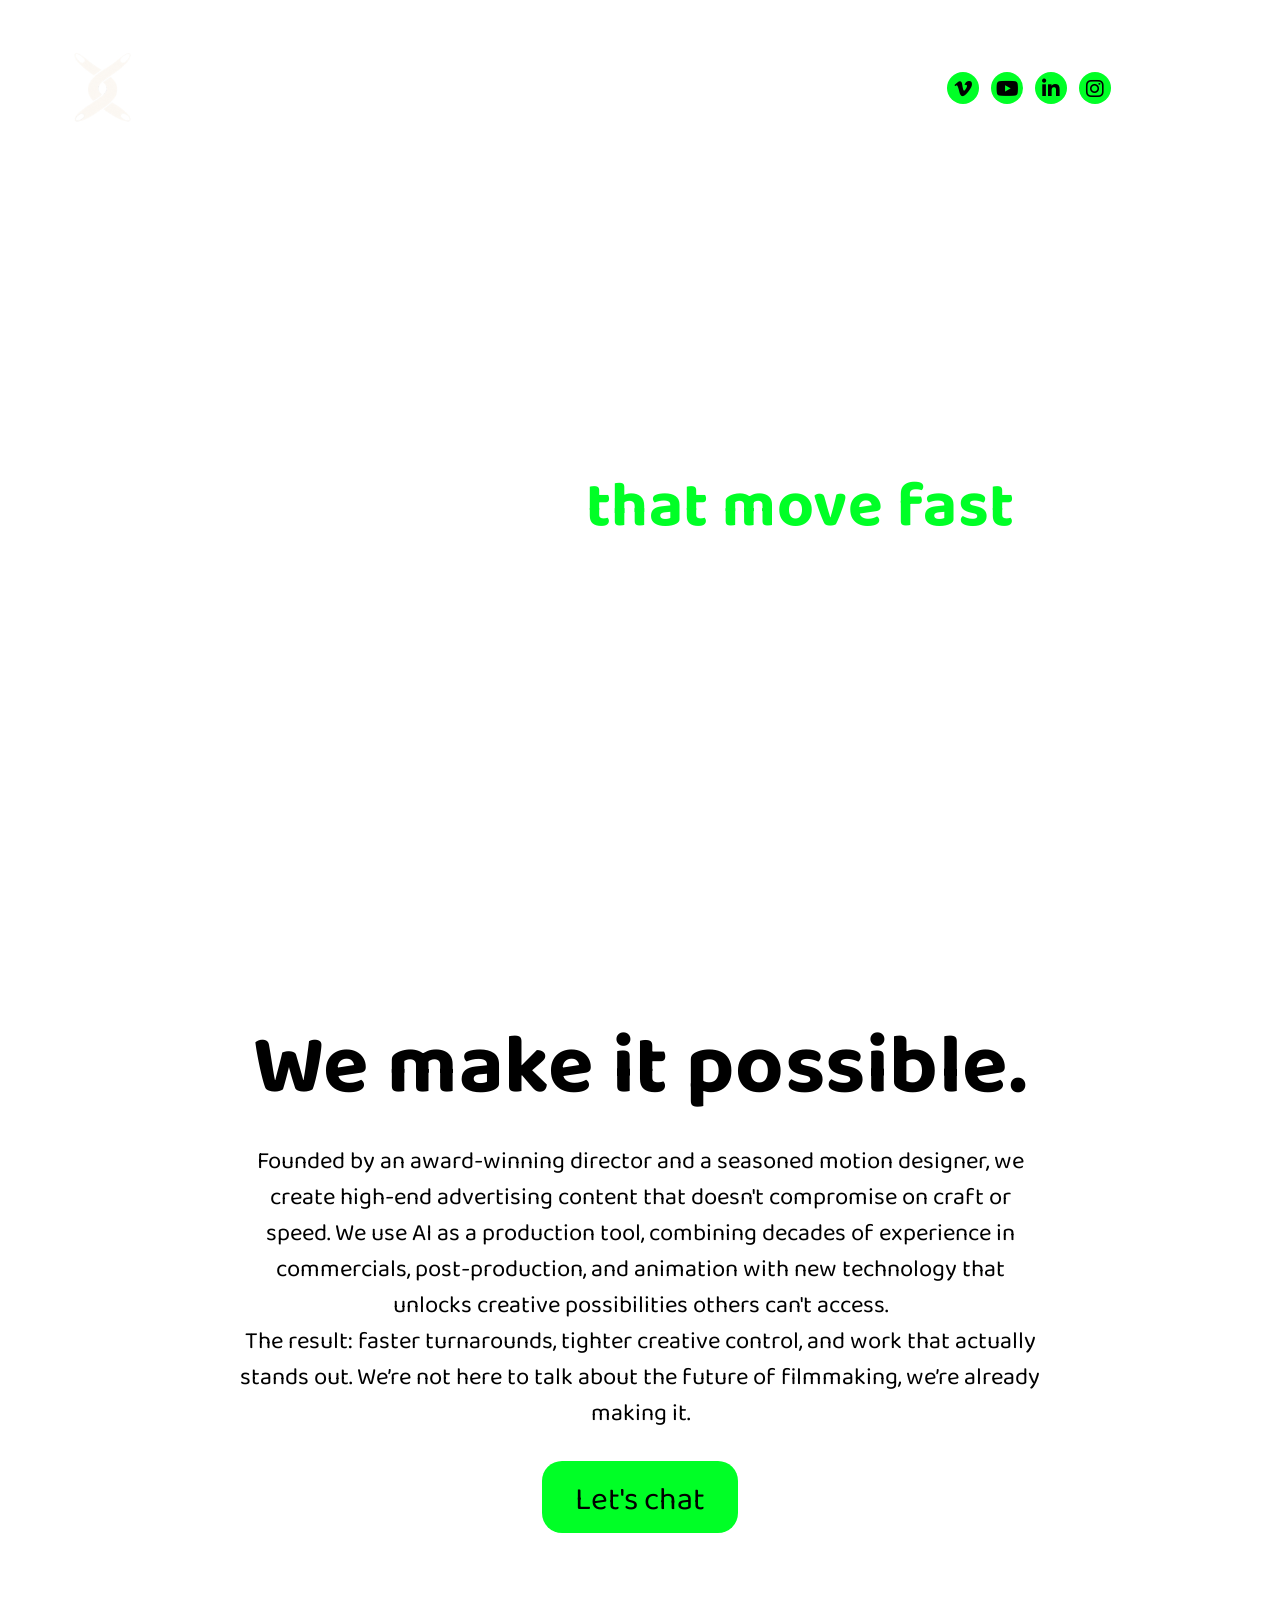
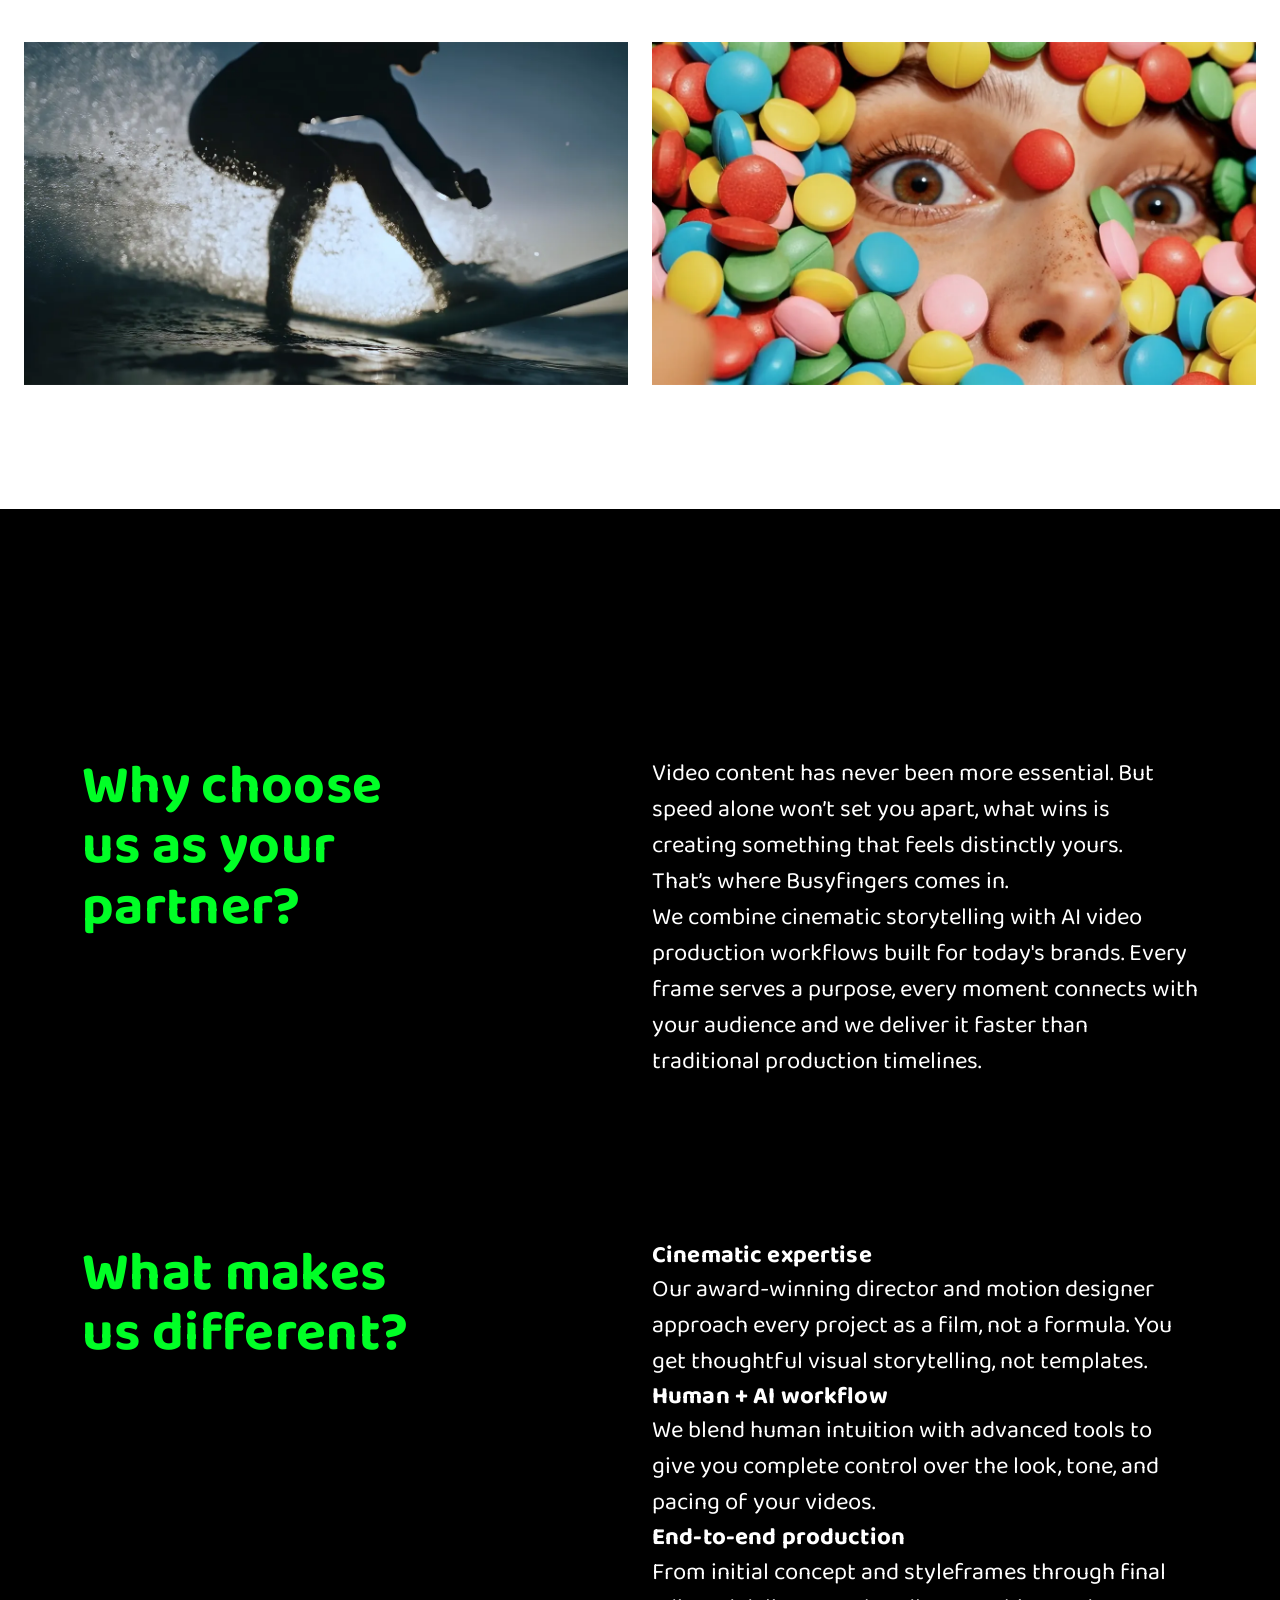
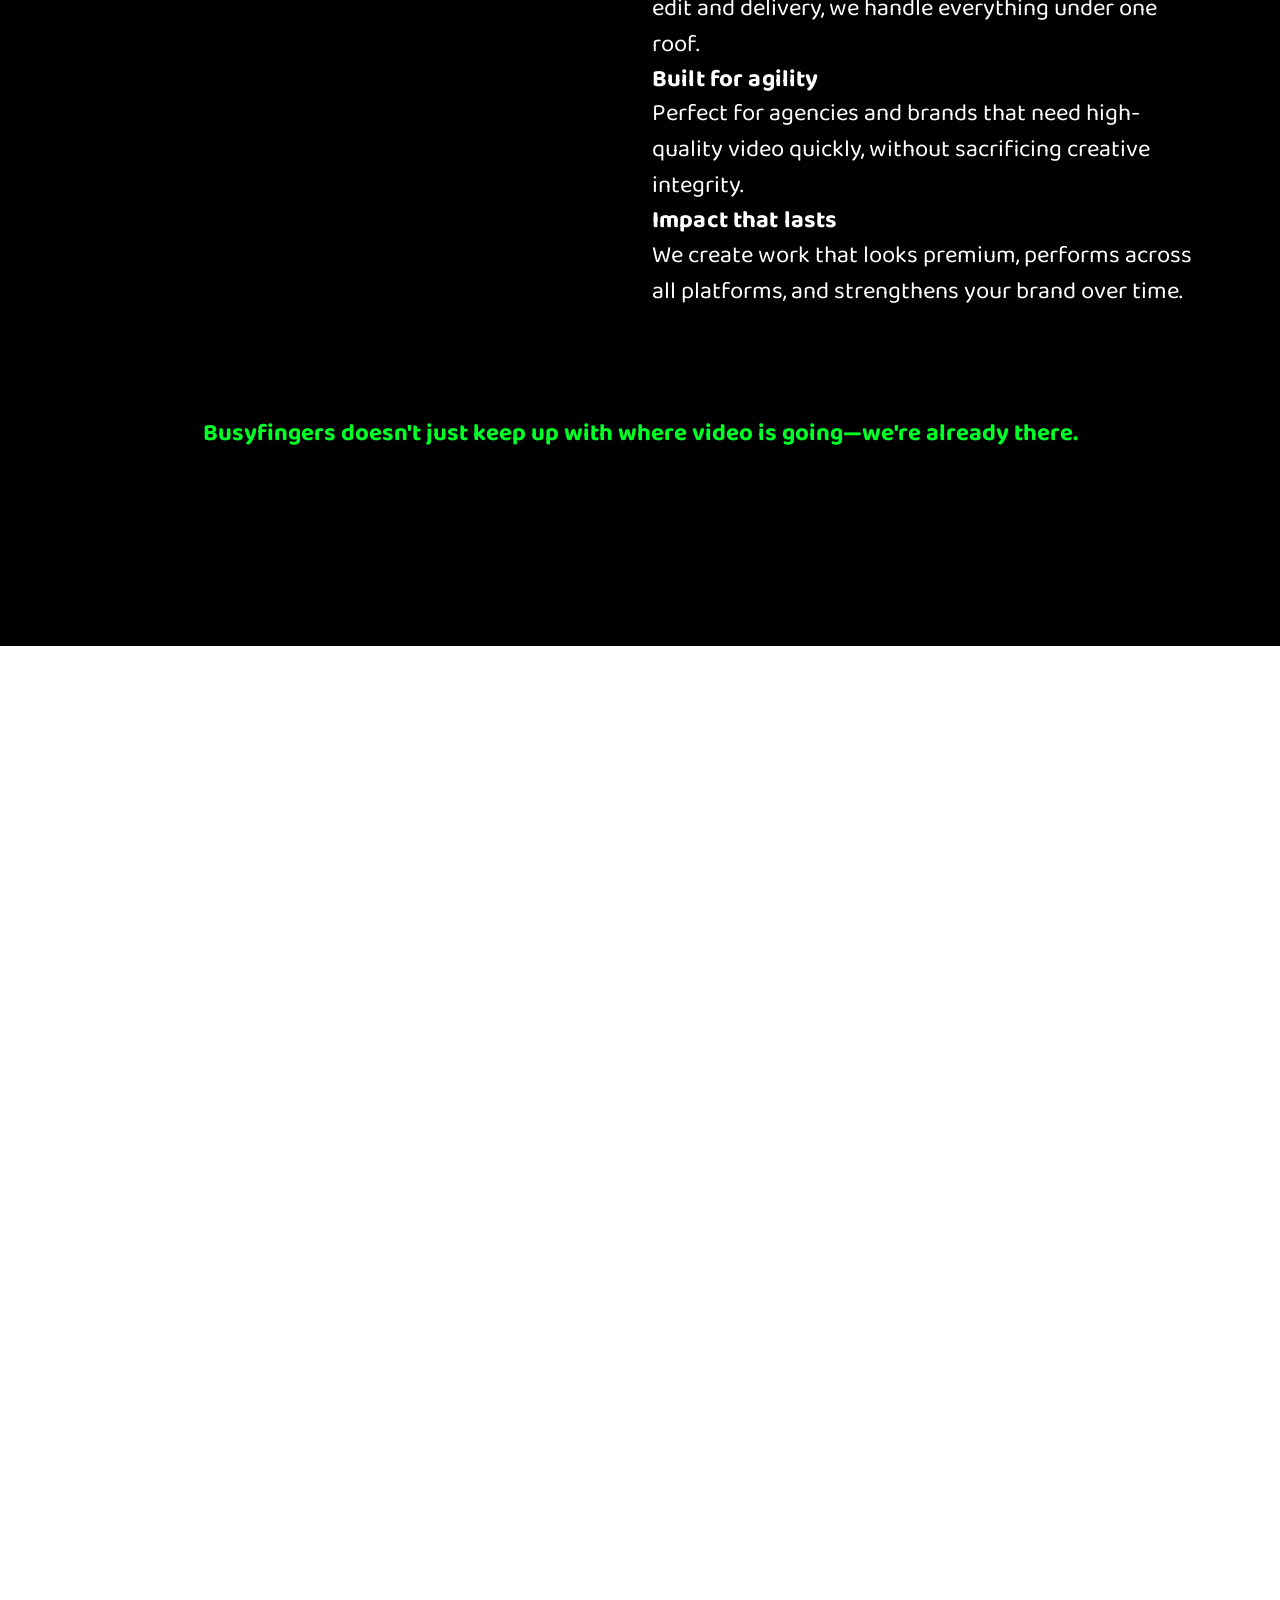
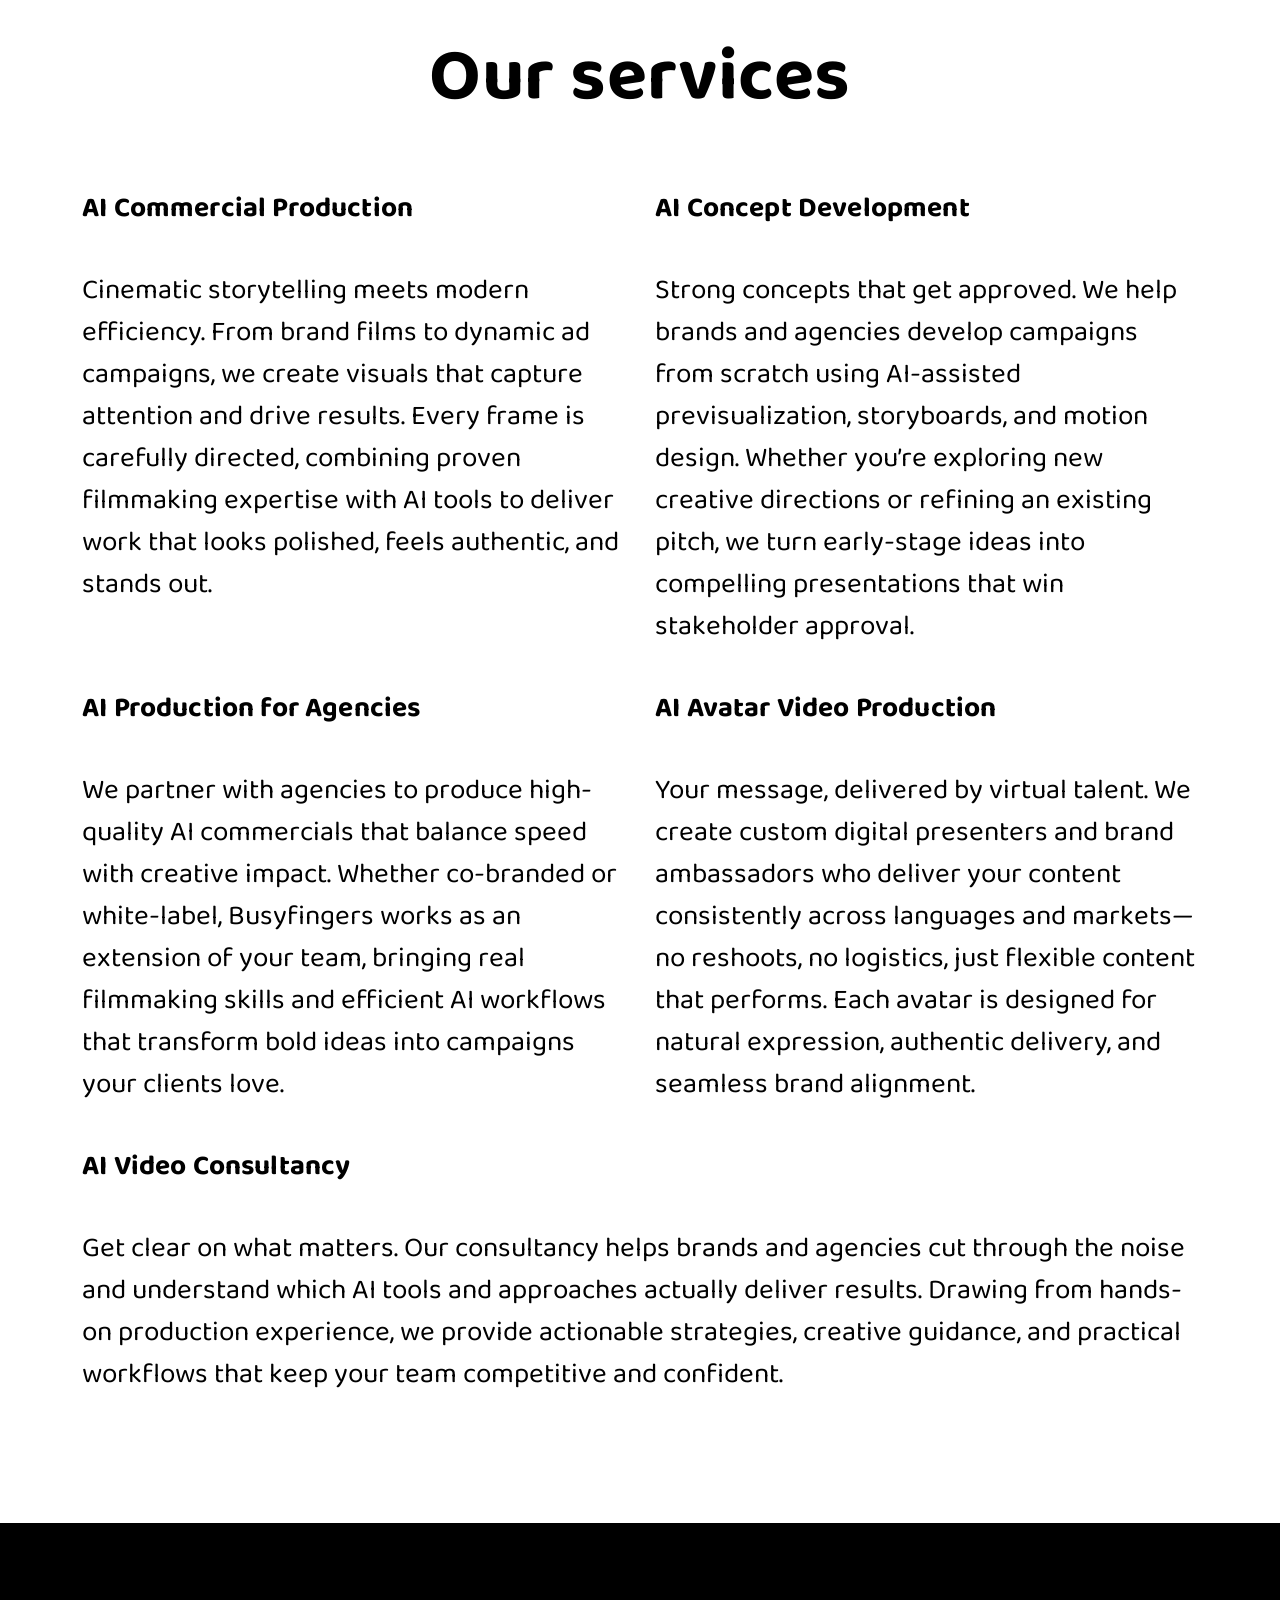
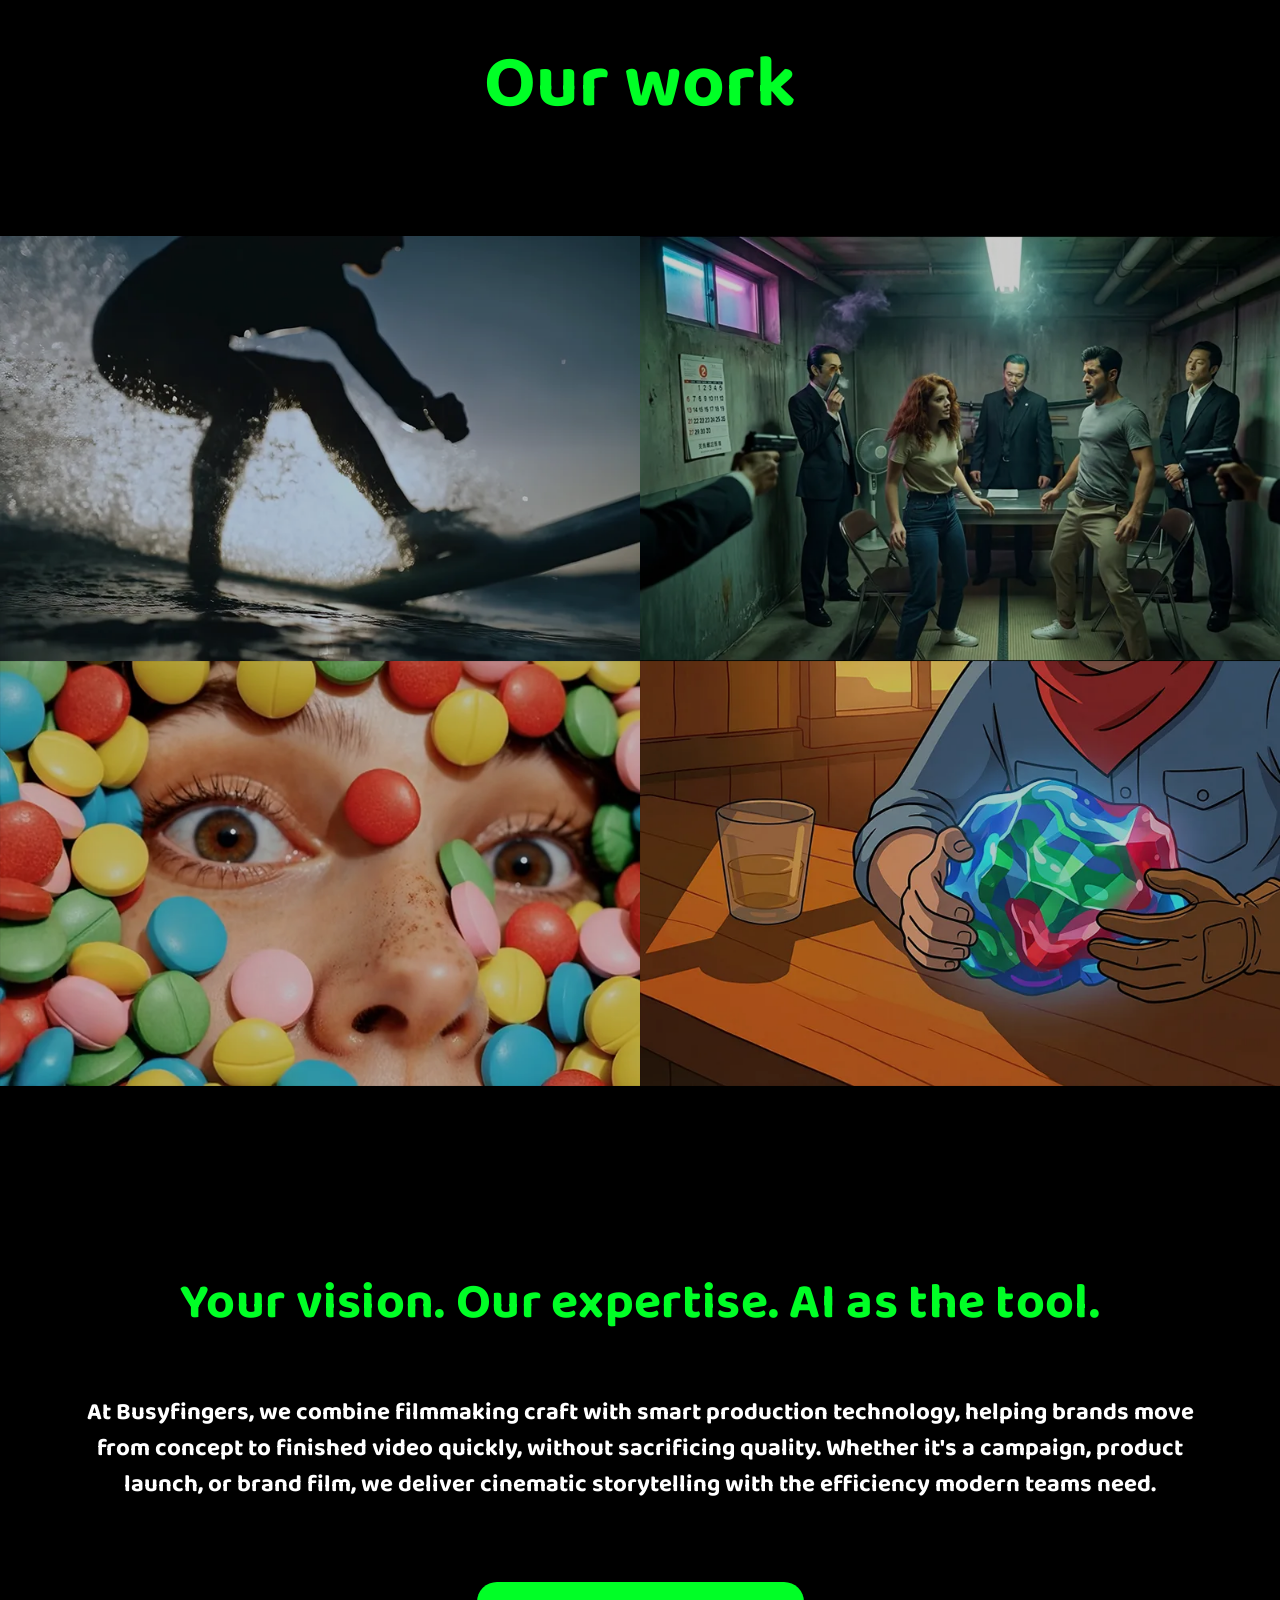
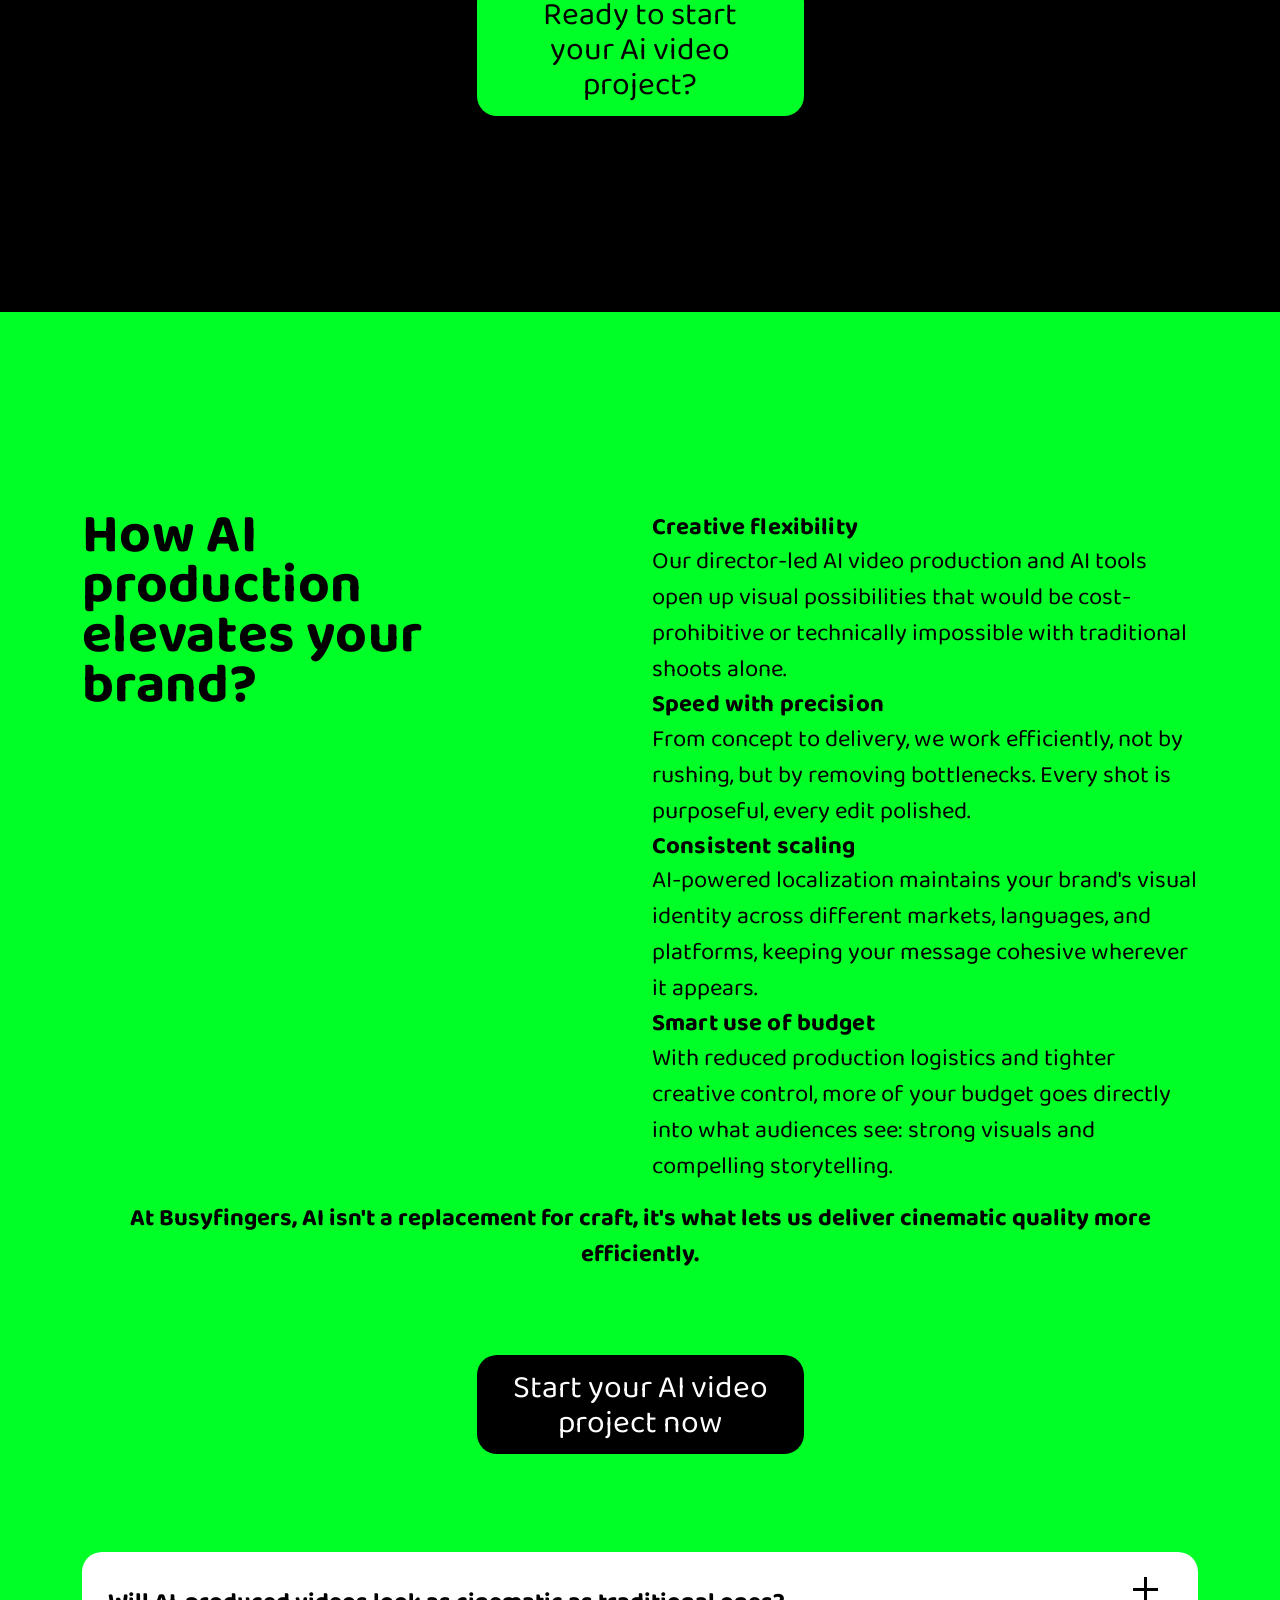
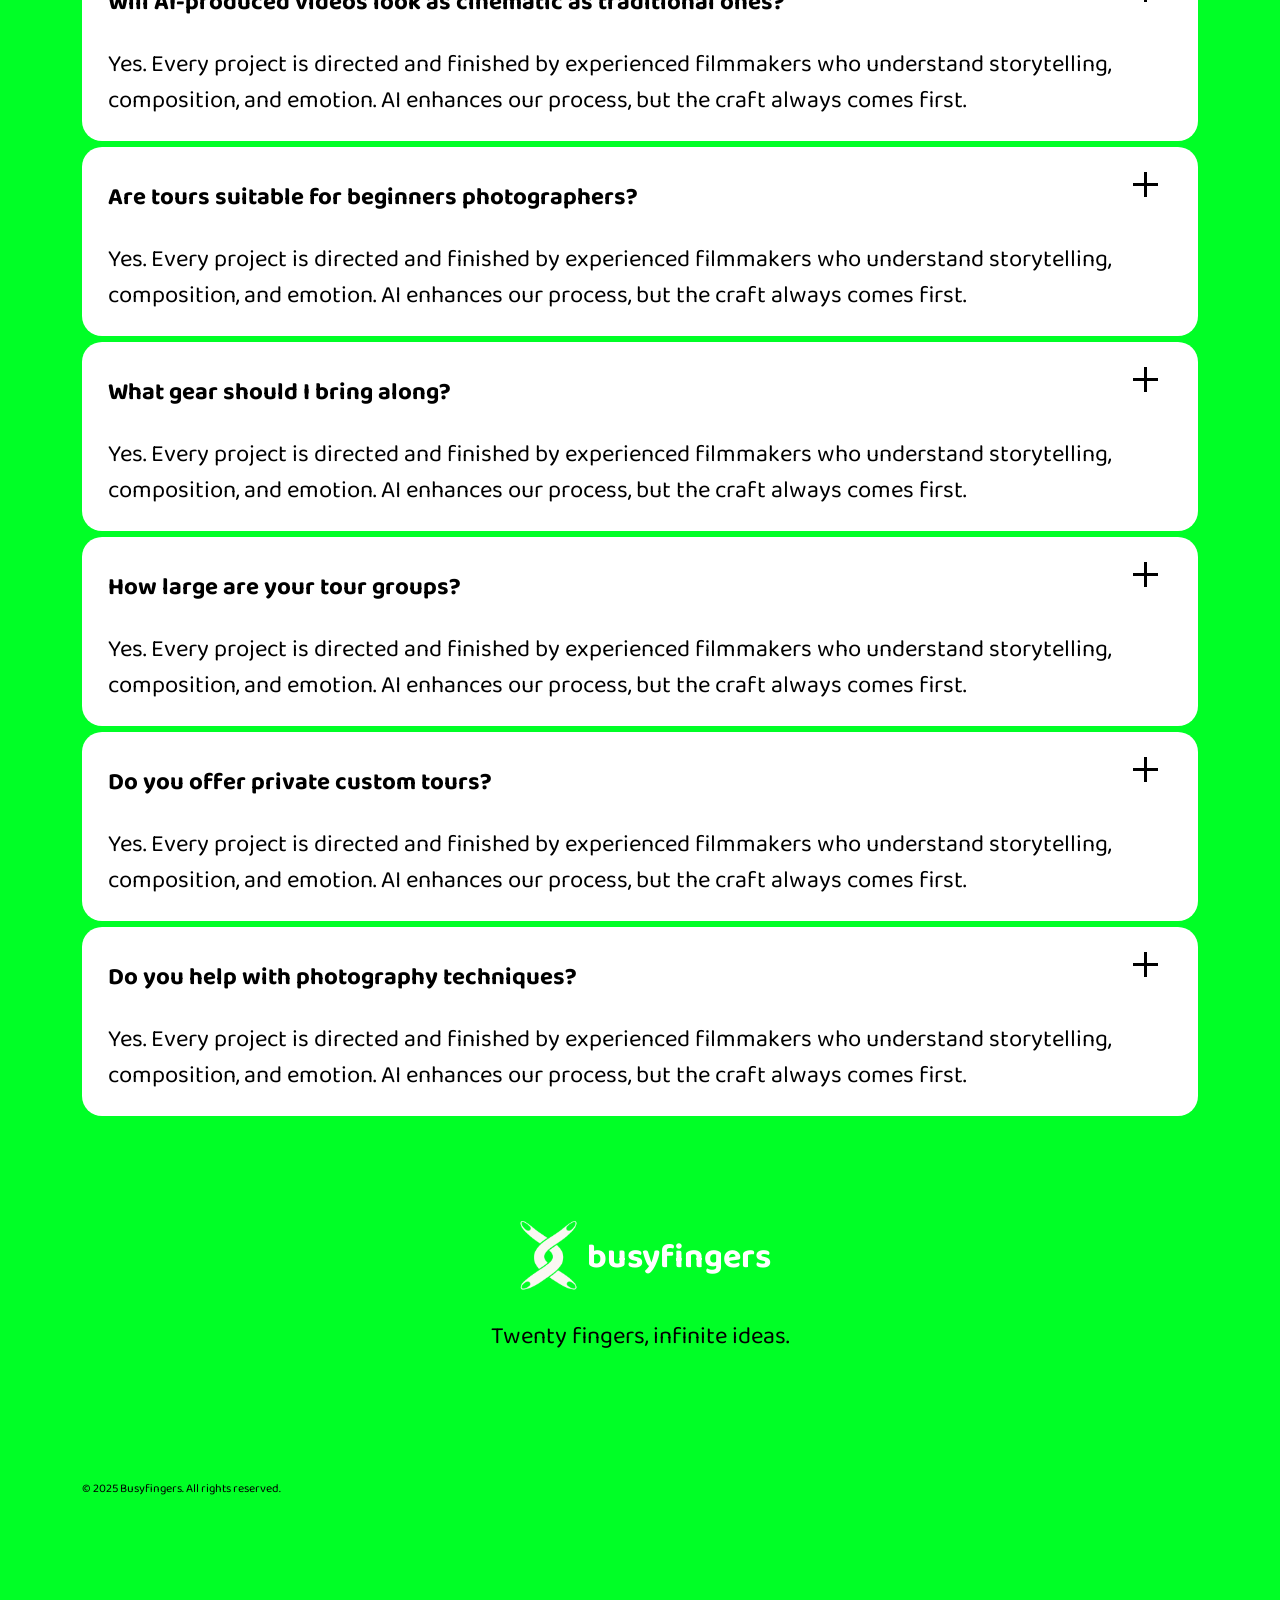
<file: index.html>
<!DOCTYPE html>
<html lang="en">
<head>
<title>busyfingers</title>
<!-- <link rel="icon" href="images/favicon.png"> -->
<meta charset="utf-8">
<meta http-equiv="X-UA-Compatible" content="IE=edge">
<meta name="description" content="busyfingers project - AI video production">
<meta name="viewport" content="width=device-width, initial-scale=1">
<link rel="stylesheet" type="text/css" href="styles/bootstrap-5.3.8/bootstrap.min.css">
<link rel="stylesheet" type="text/css" href="plugins/font-awesome-v6.5.1/css/fontawesome.min.css">
<link rel="stylesheet" type="text/css" href="plugins/font-awesome-v6.5.1/css/brands.css">
<link rel="stylesheet" type="text/css" href="plugins/font-awesome-v6.5.1/css/light.css">
<link rel="stylesheet" type="text/css" href="plugins/OwlCarousel2-2.3.4/owl.carousel.css">
<link rel="stylesheet" type="text/css" href="plugins/OwlCarousel2-2.3.4/owl.theme.default.css">
<link rel="stylesheet" type="text/css" href="plugins/OwlCarousel2-2.3.4/animate.css">
<link rel="stylesheet" type="text/css" href="styles/main_styles.css">
<link rel="stylesheet" type="text/css" href="styles/responsive.css">
<script src="https://player.vimeo.com/api/player.js"></script>
</head>
<body>

<div class="super_container">

	<!-- MENU -->
	<nav class="menu trans_200">
		<div class="menu_inner d-flex flex-column align-items-center">
			<div class="menu_header_inner d-flex flex-row align-items-center justify-content-between">
				<div class="header-logo">
					<a href="#" class="d-flex flex-row align-items-center"><img src="images/logo_white.svg" alt="" aria-hidden="true"><span>busyfingers</span></a>
				</div>
				<!-- Hamburger -->
				<div class="menu_close">
					<button class="close">
						<span class="d-flex flex-column align-items-center justify-content-center">
							<span></span>
							<span></span>
						</span>
					</button>
				</div>
			</div>
			<div class="menu_nav">
				<ul class="d-flex flex-column align-items-center justify-content-center">
					<li><a href="#about">About</a></li>
					<li><a href="#services">Services</a></li>
					<li><a href="#work">Work</a></li>
					<li><a href="#faq">FAQ</a></li>
					<li><a href="contact.html">Connect</a></li>
				</ul>
			</div>
		</div>
	</nav>

	<!-- HEADER -->
	<header class="header dark" id="header">
		<div class="header_inner d-flex flex-row align-items-center justify-content-between">
			<div class="header-logo">
                <a href="#" class="d-flex flex-row align-items-center"><img src="images/logo_white.svg" alt="" aria-hidden="true"><span>busyfingers</span></a>
            </div>
			<div class="header_content d-flex flex-row align-items-center">
				<div class="header_social_container">
					<ul class="header_social d-flex flex-row align-items-center">
						<li><a href="#"><i class="fa-brands fa-vimeo-v"></i></a></li>
						<li><a href="#"><i class="fa-brands fa-youtube"></i></a></li>
						<li><a href="#"><i class="fa-brands fa-linkedin-in"></i></a></li>
						<li><a href="#"><i class="fa-brands fa-instagram"></i></a></li>
					</ul>
				</div>
				<!-- Hamburger -->
				<div class="hamburger_container">
					<button class="hamburger">
						<span></span>
						<span></span>
						<span></span>
					</button>
				</div>
			</div>
		</div>
	</header>

	<!-- MAIN CONTENT -->
	<main>
		<!-- HERO -->
		<section class="hero dark-theme d-flex flex-column align-items-center justify-content-center" id="hero">
			<div class="hero-video">
				<div style="padding:56.25% 0 0 0;position:relative;"><iframe src="https://player.vimeo.com/video/1132186482?badge=0&amp;autopause=0&amp;player_id=0&amp;app_id=58479&background=1&&preload=auto" frameborder="0" allow="autoplay; fullscreen; picture-in-picture; clipboard-write; encrypted-media; web-share" referrerpolicy="strict-origin-when-cross-origin" style="position:absolute;top:0;left:0;width:100%;height:100%;" title="UNDER | AI Public Awareness Spec"></iframe></div><script src="https://player.vimeo.com/api/player.js"></script>
			</div>
			<div class="hero_content">
				<h1>AI video production <br><span>for brands <span>that move fast</span></span></h1>
			</div>
		</section>

		<!-- ABOUT -->
		<section class="about light-theme" id="about">
			<div class="container">
				<div class="row">
					<div class="col">
						<div class="about_content text-center">
							<h2 class="about_title">We make it possible.</h2>
							<p class="about_text">Founded by an award-winning director and a seasoned motion designer, we create high-end advertising content that doesn't compromise on craft or speed. We use AI as a production tool, combining decades of experience in commercials, post-production, and animation with new technology that unlocks creative possibilities others can't access.<br>The result: faster turnarounds, tighter creative control, and work that actually stands out. We’re not here to talk about the future of filmmaking, we’re already making it.</p>
							<a href="contact.html" class="button">Let's chat</a>
						</div>
					</div>
				</div>
			</div>
			<div class="about_slider_container">
				<!-- About slider -->
				<div class="about_slider owl-carousel owl-theme">
					<!-- About Slide -->
					<div class="about_slide">
						<img class="slide-img" src="images/slide_1.webp" alt="">
						<iframe class="about_video" src="https://player.vimeo.com/video/1132186482?controls=0&preload=auto" 
								width="100%" height="100%" 
								frameborder="0" >
						</iframe>
					</div>
					<!-- About Slide -->
					<div class="about_slide">
						<img class="slide-img" src="images/slide_2.webp" alt="">
						<iframe class="about_video" src="https://player.vimeo.com/video/1165668860?controls=0&preload=auto" 
								width="100%" height="100%" 
								frameborder="0" >
						</iframe>
					</div>
					<!-- About Slide -->
					<div class="about_slide">
						<img class="slide-img" src="images/slide_3.webp" alt="">
						<iframe class="about_video" src="https://player.vimeo.com/video/1169606715?controls=0&preload=auto" 
								width="100%" height="100%" 
								frameborder="0" >
						</iframe>
					</div>
				</div>
			</div>
		</section>

		<!-- WHY CHOOSE US -->
		<section class="why_choose_us dark-theme" id="why_choose_us">
			<div class="container">
					<div class="row why_choose_us_row">
						<div class="col-xl-6">
							<div class="why_choose_us_title">
								<h2>Why choose us as your partner?</h2>
							</div>
						</div>
						<div class="col-xl-6">
							<div class="why_choose_use_content">
								<p>Video content has never been more essential. But speed alone won’t set you apart, what wins is creating something that feels distinctly yours. <br>That’s where Busyfingers comes in.<br>We combine cinematic storytelling with AI video production workflows built for today's brands. Every frame serves a purpose, every moment connects with your audience and we deliver it faster than traditional production timelines.</p>
							</div>
						</div>
					</div>
					<div class="row what_makes_us_different_row">
						<div class="col-xl-6">
							<div class="what_makes_us_different">
								<h2>What makes us different?</h2>
							</div>
						</div>
						<div class="col-xl-6">
							<div class="features_content">
								<h3>Cinematic expertise</h3>
								<p>Our award-winning director and motion designer approach every project as a film, not a formula. You get thoughtful visual storytelling, not templates.</p>
								<h3>Human + AI workflow</h3>
								<p>We blend human intuition with advanced tools to give you complete control over the look, tone, and pacing of your videos.</p>
								<h3>End-to-end production</h3>
								<p>From initial concept and styleframes through final edit and delivery, we handle everything under one roof.</p>
								<h3>Built for agility</h3>
								<p>Perfect for agencies and brands that need high-quality video quickly, without sacrificing creative integrity.</p>
								<h3>Impact that lasts</h3>
								<p>We create work that looks premium, performs across all platforms, and strengthens your brand over time.</p>
							</div>
						</div>
					</div>
					<div class="row callout-statement-row">
						<div class="col text-center">
							<p class="callout-statement"><strong>Busyfingers doesn't just keep up with where video is going—we're already there.</strong></p>
						</div>
					</div>
				</div>
		</section>

		<!-- SERVICES -->
		<section class="services light-theme" id="services">
			<div class="services_reel_container">
				<div class="services_reel">
					<div class="player video_container services_video">
						<iframe class="about_video" src="https://player.vimeo.com/video/1131882456?controls=0&preload=auto&muted=true" 
								width="100%" height="100%" 
								frameborder="0" >
						</iframe>
						<div class="services_video_overlay"></div>
					</div>
					<button class="services_reel_play_button">
						<svg width="53" height="62" viewBox="0 0 53 62" fill="none" xmlns="http://www.w3.org/2000/svg"><path d="M53 30.66L0 61.32V6.55651e-06L53 30.66Z" fill="white"/></svg>
					</button>
				</div>
			</div>
			<div class="container">
				<div class="row">
					<div class="col">
						<div class="services_content_container">
							<h2 class="services_title text-center">Our services</h2>
							<div class="services_content d-flex flex-row flex-wrap">
								<!-- Service -->
								<article class="service">
									<h3>AI Commercial Production</h3>
									<p>Cinematic storytelling meets modern efficiency. From brand films to dynamic ad campaigns, we create visuals that capture attention and drive results. Every frame is carefully directed, combining proven filmmaking expertise with AI tools to deliver work that looks polished, feels authentic, and stands out.</p>
								</article>
								<!-- Service -->
								<article class="service">
									<h3>AI Concept Development</h3>
									<p>Strong concepts that get approved. We help brands and agencies develop campaigns from scratch using AI-assisted previsualization, storyboards, and motion design. Whether you’re exploring new creative directions or refining an existing pitch, we turn early-stage ideas into compelling presentations that win stakeholder approval.</p>
								</article>
								<!-- Service -->
								<article class="service">
									<h3>AI Production for Agencies</h3>
									<p>We partner with agencies to produce high-quality AI commercials that balance speed with creative impact. Whether co-branded or white-label, Busyfingers works as an extension of your team, bringing real filmmaking skills and efficient AI workflows that transform bold ideas into campaigns your clients love.</p>
								</article>
								<!-- Service -->
								<article class="service">
									<h3>AI Avatar Video Production</h3>
									<p>Your message, delivered by virtual talent. We create custom digital presenters and brand ambassadors who deliver your content consistently across languages and markets—no reshoots, no logistics, just flexible content that performs. Each avatar is designed for natural expression, authentic delivery, and seamless brand alignment.</p>
								</article>
								<!-- Service -->
								<article class="service">
									<h3>AI Video Consultancy</h3>
									<p>Get clear on what matters. Our consultancy helps brands and agencies cut through the noise and understand which AI tools and approaches actually deliver results. Drawing from hands-on production experience, we provide actionable strategies, creative guidance, and practical workflows that keep your team competitive and confident.</p>
								</article>
							</div>
						</div>
					</div>
				</div>
			</div>
		</section>

		<!-- WORK -->
		<section class="work dark-theme" id="work">
			<div class="work_title_container">
				<div class="container">
					<div class="row">
						<div class="col">
							<h2 class="work_title text-center">Our work</h2>
						</div>
					</div>
				</div>
			</div>
			<div class="work_container d-flex flex-row flex-wrap">
				<!-- Work Item -->
				<div class="work_item">
					<a href="video_1.html">
						<picture>
							<!-- Mobile phones -->
							<source srcset="images/work_1_480.webp 480w, images/work_1_640.webp 640w" type="image/webp" media="(max-width: 480px)" sizes="100vw">
							<!-- Tablets -->
							<source srcset="images/work_1_768.webp 768w, images/work_1_1024.webp 1024w" type="image/webp" media="(max-width: 1024px)" sizes="(max-width: 767px) 100vw, (min-width: 768px) 50vw">
							<!-- Desktops -->
							<source srcset="images/work_1_800.webp 800w, images/work_1_960.webp 960w" type="image/webp" media="(max-width: 1920px)" sizes="50vw">
							<!-- Large / 4K screens -->
							<source srcset="images/work_1_1920.webp 1920w" type="image/webp" media="(min-width: 1921px)" sizes="50vw">
							<!-- Fallback: JPEG -->
							<img src="work_1_1024.jpg" 
								srcset="images/work_1_480.jpg 480w, images/work_1_640.jpg 640w, images/work_1_768.jpg 768w, images/work_1_1024.jpg 1024w, images/work_1_800.jpg 800w, images/work_1_960.jpg 960w, images/work_1_1920.jpg 1920w" 
								sizes="(max-width: 480px) 100vw, (max-width: 767px) 100vw, (max-width: 1024px) 50vw, (max-width: 1920px) 50vw, 1920px" 
								alt="Video screenshot from our portfolio">
						</picture>
					</a>
				</div>
				<!-- Work Item -->
				<div class="work_item">
					<a href="video_2.html">
						<picture>
							<!-- Mobile phones -->
							<source srcset="images/work_2_480.webp 480w, images/work_2_640.webp 640w" type="image/webp" media="(max-width: 480px)" sizes="100vw">
							<!-- Tablets -->
							<source srcset="images/work_2_768.webp 768w, images/work_2_1024.webp 1024w" type="image/webp" media="(max-width: 1024px)" sizes="(max-width: 767px) 100vw, (min-width: 768px) 50vw">
							<!-- Desktops -->
							<source srcset="images/work_2_800.webp 800w, images/work_2_960.webp 960w" type="image/webp" media="(max-width: 1920px)" sizes="50vw">
							<!-- Large / 4K screens -->
							<source srcset="images/work_2_1920.webp 1920w" type="image/webp" media="(min-width: 1921px)" sizes="50vw">
							<!-- Fallback: JPEG -->
							<img src="work_2_1024.jpg" 
								srcset="images/work_2_480.jpg 480w, images/work_2_640.jpg 640w, images/work_2_768.jpg 768w, images/work_2_1024.jpg 1024w, images/work_2_800.jpg 800w, images/work_2_960.jpg 960w, images/work_2_1920.jpg 1920w" 
								sizes="(max-width: 480px) 100vw, (max-width: 767px) 100vw, (max-width: 1024px) 50vw, (max-width: 1920px) 50vw, 1920px" 
								alt="Video screenshot from our portfolio">
						</picture>
					</a>
				</div>
				<!-- Work Item -->
				<div class="work_item">
					<a href="video_3.html">
						<picture>
							<!-- Mobile phones -->
							<source srcset="images/work_3_480.webp 480w, images/work_3_640.webp 640w" type="image/webp" media="(max-width: 480px)" sizes="100vw">
							<!-- Tablets -->
							<source srcset="images/work_3_768.webp 768w, images/work_3_1024.webp 1024w" type="image/webp" media="(max-width: 1024px)" sizes="(max-width: 767px) 100vw, (min-width: 768px) 50vw">
							<!-- Desktops -->
							<source srcset="images/work_3_800.webp 800w, images/work_3_960.webp 960w" type="image/webp" media="(max-width: 1920px)" sizes="50vw">
							<!-- Large / 4K screens -->
							<source srcset="images/work_3_1920.webp 1920w" type="image/webp" media="(min-width: 1921px)" sizes="50vw">
							<!-- Fallback: JPEG -->
							<img src="work_3_1024.jpg" 
								srcset="images/work_3_480.jpg 480w, images/work_3_640.jpg 640w, images/work_3_768.jpg 768w, images/work_3_1024.jpg 1024w, images/work_3_800.jpg 800w, images/work_3_960.jpg 960w, images/work_3_1920.jpg 1920w" 
								sizes="(max-width: 480px) 100vw, (max-width: 767px) 100vw, (max-width: 1024px) 50vw, (max-width: 1920px) 50vw, 1920px" 
								alt="Video screenshot from our portfolio">
						</picture>
					</a>
				</div>
				<!-- Work Item -->
				<div class="work_item">
					<a href="video_4.html">
						<picture>
							<!-- Mobile phones -->
							<source srcset="images/work_4_480.webp 480w, images/work_4_640.webp 640w" type="image/webp" media="(max-width: 480px)" sizes="100vw">
							<!-- Tablets -->
							<source srcset="images/work_4_768.webp 768w, images/work_4_1024.webp 1024w" type="image/webp" media="(max-width: 1024px)" sizes="(max-width: 767px) 100vw, (min-width: 768px) 50vw">
							<!-- Desktops -->
							<source srcset="images/work_4_800.webp 800w, images/work_4_960.webp 960w" type="image/webp" media="(max-width: 1920px)" sizes="50vw">
							<!-- Large / 4K screens -->
							<source srcset="images/work_4_1920.webp 1920w" type="image/webp" media="(min-width: 1921px)" sizes="50vw">
							<!-- Fallback: JPEG -->
							<img src="work_4_1024.jpg" 
								srcset="images/work_4_480.jpg 480w, images/work_4_640.jpg 640w, images/work_4_768.jpg 768w, images/work_4_1024.jpg 1024w, images/work_4_800.jpg 800w, images/work_4_960.jpg 960w, images/work_4_1920.jpg 1920w" 
								sizes="(max-width: 480px) 100vw, (max-width: 767px) 100vw, (max-width: 1024px) 50vw, (max-width: 1920px) 50vw, 1920px" 
								alt="Video screenshot from our portfolio">
						</picture>
					</a>
				</div>
			</div>
			<!-- Work CTA -->
			<div class="work_cta text-center">
				<div class="container">
					<div class="row">
						<div class="col">
							<div class="work_cta_content">
								<h3 class="work_cta_title">Your vision. Our expertise. AI as the tool.</h3>
								<p class="work_cta_desc">At Busyfingers, we combine filmmaking craft with smart production technology, helping brands move from concept to finished video quickly, without sacrificing quality. Whether it's a campaign, product launch, or brand film, we deliver cinematic storytelling with the efficiency modern teams need.</p>
								<a href="contact.html" class="work_cta_button button">Ready to start your Ai video project?</a>
							</div>
						</div>
					</div>
				</div>
			</div>
		</section>

		<section class="features dark-theme" id="features">
			<div class="container">
				<div class="row">
					<div class="col-xl-6">
						<div class="features_title_container">
							<h2 class="features_title">How AI production elevates your brand?</h2>
						</div>
					</div>
					<div class="col-xl-6">
						<div class="features_content">
							<h3>Creative flexibility</h3>
							<p>Our director-led AI video production and AI tools open up visual possibilities that would be cost-prohibitive or technically impossible with traditional shoots alone.</p>
							<h3>Speed with precision</h3>
							<p>From concept to delivery, we work efficiently, not by rushing, but by removing bottlenecks. Every shot is purposeful, every edit polished.</p>
							<h3>Consistent scaling</h3>
							<p>AI-powered localization maintains your brand's visual identity across different markets, languages, and platforms, keeping your message cohesive wherever it appears.</p>
							<h3>Smart use of budget</h3>
							<p>With reduced production logistics and tighter creative control, more of your budget goes directly into what audiences see: strong visuals and compelling storytelling.</p>
						</div>
					</div>
				</div>
				<div class="row text-center features-callout-statement-row">
					<div class="col">
						<p class="callout-statement"><strong>At Busyfingers, AI isn't a replacement for craft, it's what lets us deliver cinematic quality more efficiently.</strong></p>
						<a href="contact.html" class="features_cta_button button">Start your AI video project now</a>
					</div>
				</div>
			</div>
		</section>

		<!-- FAQ -->
		<section class="faq dark-theme" id="faq">
			<div class="container">
				<div class="row">
					<div class="col">
						<div class="faq_content">
							<div class="faq_accordion_container">
								<dl class="faq_accordion reveal" id="faq_accordion">
									<!-- Section 1 -->
									<div class="faq_item clip-lg-2-bottom rvl">
										<dt>
											<button class="trans_200" aria-expanded="true" aria-controls="faq1" id="faq1-btn"><span></span>Will AI-produced videos look as cinematic as traditional ones?</button>
										</dt>
										<dd id="faq1" aria-labelledby="faq1-btn"><p>Yes. Every project is directed and finished by experienced filmmakers who understand storytelling, composition, and emotion. AI enhances our process, but the craft always comes first.</p></dd>
									</div>
									<!-- Section 2 -->
									<div class="faq_item clip-lg-2-top rvl">
										<dt>
											<button class="trans_200" aria-expanded="true" aria-controls="faq2" id="faq2-btn"><span></span>Are tours suitable for beginners photographers?</button>
										</dt>
										<dd id="faq2" aria-labelledby="faq2-btn"><p>Yes. Every project is directed and finished by experienced filmmakers who understand storytelling, composition, and emotion. AI enhances our process, but the craft always comes first.</p></dd>
									</div>
									<!-- Section 3 -->
									<div class="faq_item clip-lg-2-bottom rvl">
										<dt>
											<button class="trans_200" aria-expanded="true" aria-controls="faq3" id="faq3-btn"><span></span>What gear should I bring along?</button>
										</dt>
										<dd id="faq3" aria-labelledby="faq3-btn"><p>Yes. Every project is directed and finished by experienced filmmakers who understand storytelling, composition, and emotion. AI enhances our process, but the craft always comes first.</p></dd>
									</div>
									<!-- Section 4 -->
									<div class="faq_item clip-lg-2-top rvl">
										<dt>
											<button class="trans_200" aria-expanded="true" aria-controls="faq4" id="faq4-btn"><span></span>How large are your tour groups?</button>
										</dt>
										<dd id="faq4" aria-labelledby="faq4-btn"><p>Yes. Every project is directed and finished by experienced filmmakers who understand storytelling, composition, and emotion. AI enhances our process, but the craft always comes first.</p></dd>
									</div>
									<!-- Section 5 -->
									<div class="faq_item clip-lg-2-bottom rvl">
										<dt>
											<button class="trans_200" aria-expanded="true" aria-controls="faq5" id="faq5-btn"><span></span>Do you offer private custom tours?</button>
										</dt>
										<dd id="faq5" aria-labelledby="faq5-btn"><p>Yes. Every project is directed and finished by experienced filmmakers who understand storytelling, composition, and emotion. AI enhances our process, but the craft always comes first.</p></dd>
									</div>
									<!-- Section 6 -->
									<div class="faq_item clip-lg-2-top rvl">
										<dt>
											<button class="trans_200" aria-expanded="true" aria-controls="faq6" id="faq6-btn"><span></span>Do you help with photography techniques?</button>
										</dt>
										<dd id="faq6" aria-labelledby="faq6-btn"><p>Yes. Every project is directed and finished by experienced filmmakers who understand storytelling, composition, and emotion. AI enhances our process, but the craft always comes first.</p></dd>
									</div>
								</dl>
							</div>
						</div>
					</div>
				</div>
			</div>
		</section>
	</main>

	<!-- FOOTER -->
	<footer class="footer light-theme">
		<div class="container">
			<div class="row">
				<div class="col text-center">
					<div class="footer_link d-flex flex-row align-items-center justify-content-center">
						<a href="#hero" class="footer_logo d-flex flex-row align-items-center"><img src="images/logo_white.svg" alt="" aria-hidden="true"><span>busyfingers</span></a>
					</div>
					<p class="footer_text">Twenty fingers, infinite ideas.</p>
					<div class="copyright"><p>© 2025 Busyfingers. All rights reserved.</p></div>
				</div>
			</div>
		</div>		
	</footer>

</div>

<!-- Core libraries -->
<script src="js/jquery-3.7.1.min.js" defer></script>
<script src="styles/bootstrap-5.3.8/popper.js" defer></script>
<script src="styles/bootstrap-5.3.8/bootstrap.min.js" defer></script>

<!-- Plugins -->
<script src="plugins/OwlCarousel2-2.3.4/owl.carousel.js" defer></script>
<script src="plugins/accordion/accordion.min.js" defer></script>

<!-- Custom logic -->
<script src="js/custom.js" defer></script>
</body>
</html>
</file>
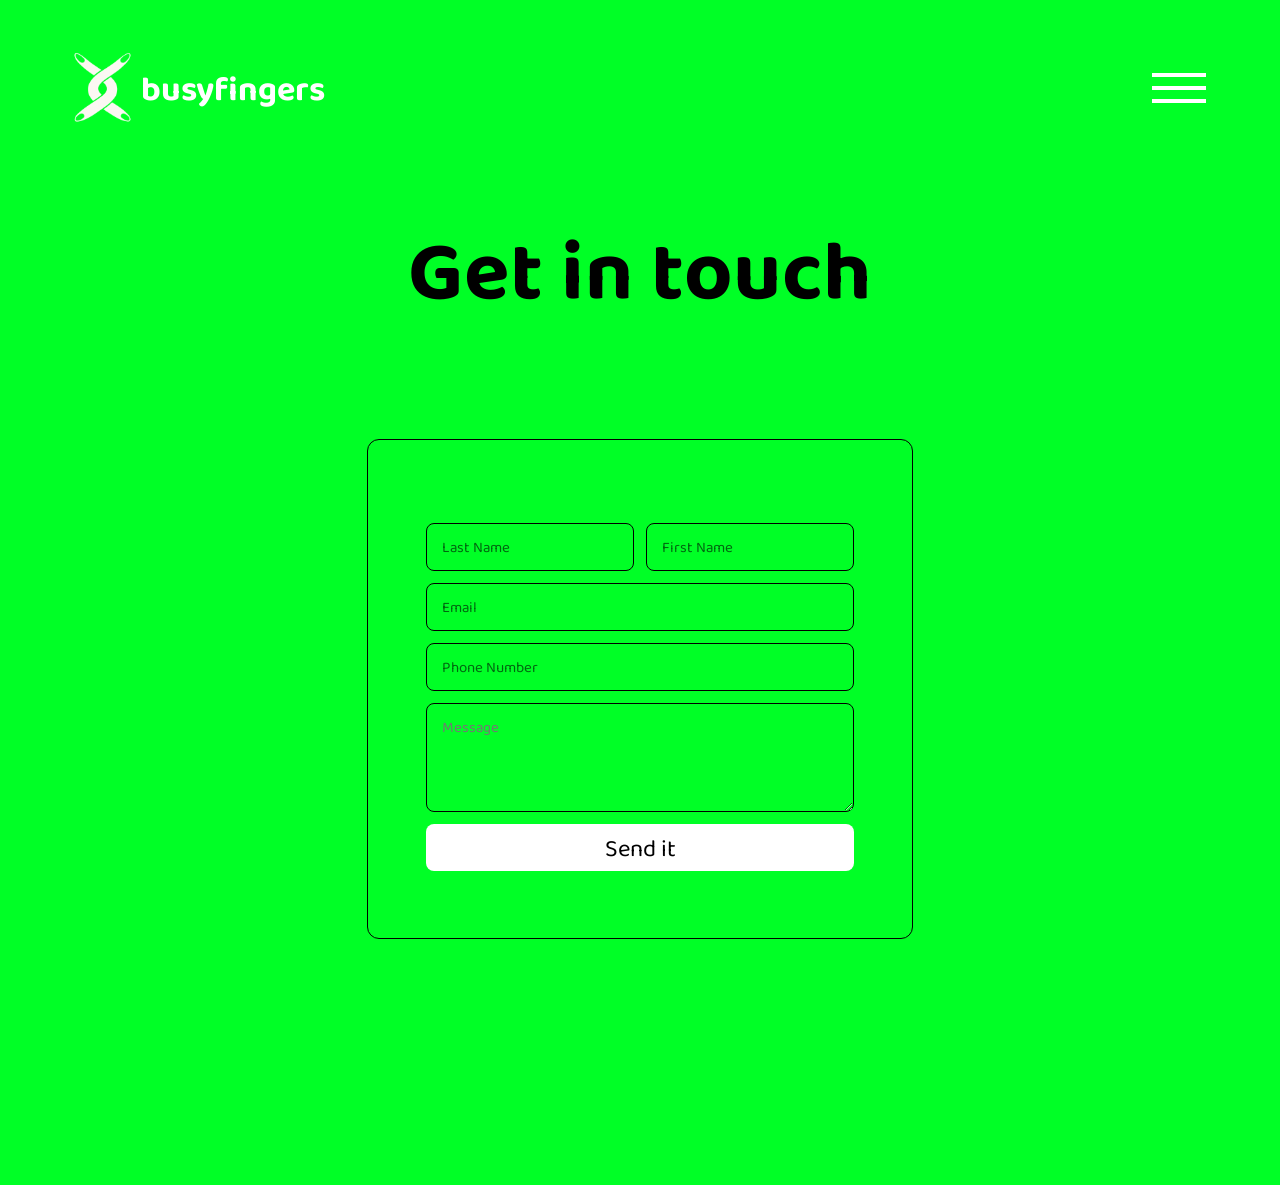
<file: contact.html>
<!DOCTYPE html>
<html lang="en">
<head>
<title>Contact</title>
<!-- <link rel="icon" href="images/favicon.png"> -->
<meta charset="utf-8">
<meta http-equiv="X-UA-Compatible" content="IE=edge">
<meta name="description" content="busyfingers project - AI video production">
<meta name="viewport" content="width=device-width, initial-scale=1">
<link rel="stylesheet" type="text/css" href="styles/bootstrap-5.3.8/bootstrap.min.css">
<link rel="stylesheet" type="text/css" href="styles/contact.css">
<link rel="stylesheet" type="text/css" href="styles/contact_responsive.css">
</head>
<body>

<div class="super_container">

	<!-- MENU -->
	<nav class="menu trans_200">
		<div class="menu_inner d-flex flex-column align-items-center">
			<div class="menu_header_inner d-flex flex-row align-items-center justify-content-between">
				<div class="header-logo">
					<a href="#" class="d-flex flex-row align-items-center"><img src="images/logo_white.svg" alt="" aria-hidden="true"><span>busyfingers</span></a>
				</div>
				<!-- Hamburger -->
				<div class="menu_close">
					<button class="close">
						<span class="d-flex flex-column align-items-center justify-content-center">
							<span></span>
							<span></span>
						</span>
					</button>
				</div>
			</div>
			<div class="menu_nav">
				<ul class="d-flex flex-column align-items-center justify-content-center">
					<li><a href="index.html#about">About</a></li>
					<li><a href="index.html#services">Services</a></li>
					<li><a href="index.html#work">Work</a></li>
					<li><a href="index.html#faq">FAQ</a></li>
					<li><a href="index.html#connect">Connect</a></li>
				</ul>
			</div>
		</div>
	</nav>

	<!-- HEADER -->
	<header class="header dark" id="header">
		<div class="header_inner d-flex flex-row align-items-center justify-content-between">
			<div class="header-logo">
                <a href="#" class="d-flex flex-row align-items-center"><img src="images/logo_white.svg" alt="" aria-hidden="true"><span>busyfingers</span></a>
            </div>
			<div class="header_content d-flex flex-row align-items-center">
				<!-- Hamburger -->
				<div class="hamburger_container">
					<button class="hamburger">
						<span></span>
						<span></span>
						<span></span>
					</button>
				</div>
			</div>
		</div>
	</header>

	<!-- MAIN CONTENT -->
	<main>
		<section class="contact" id="contact">
			<div class="container">
				<div class="row">
					<div class="col-xl-6 col-lg-8 offset-xl-3 offset-lg-2">
						<h1 class="contact_title text-center">Get in touch</h1>
						<div class="contact_form_container">
							<form action="#" class="contact_form" id="contact_form">
								<div class="d-flex flex-row">
									<label for="contact_input_last_name" class="visually-hidden">Last Name</label>
									<input type="text" name="last_name" class="contact_input" id="contact_input_last_name" placeholder="Last Name" required>
									<label for="contact_input_first_name" class="visually-hidden">First Name</label>
									<input type="text" name="first_name" class="contact_input" id="contact_input_first_name" placeholder="First Name" required>
								</div>
								<label for="contact_input_email" class="visually-hidden">Email</label>
								<input type="email" name="email" class="contact_input" id="contact_input_email" placeholder="Email" required>
								<label for="contact_input_phone" class="visually-hidden">Phone</label>
								<input type="tel" name="phone" class="contact_input" id="contact_input_phone" placeholder="Phone Number" required>
								<label for="contact_textarea" class="visually-hidden">Message</label>
								<textarea name="message" class="contact_textarea" id="contact_textarea" placeholder="Message" required></textarea>
								<button class="contact_button" id="contact_button" type="submit">Send it</button>
							</form>
							<p class="form-status"></p>
						</div>
					</div>
				</div>
			</div>
		</section>
	</main>

	<!-- FOOTER -->
	<footer class="footer light-theme">
			
	</footer>

</div>

<!-- Core libraries -->
<script src="js/jquery-3.7.1.min.js" defer></script>
<script src="styles/bootstrap-5.3.8/popper.js" defer></script>
<script src="styles/bootstrap-5.3.8/bootstrap.min.js" defer></script>

<!-- Plugins -->

<!-- Custom logic -->
<script src="js/contact.js" defer></script>
</body>
</html>
</file>
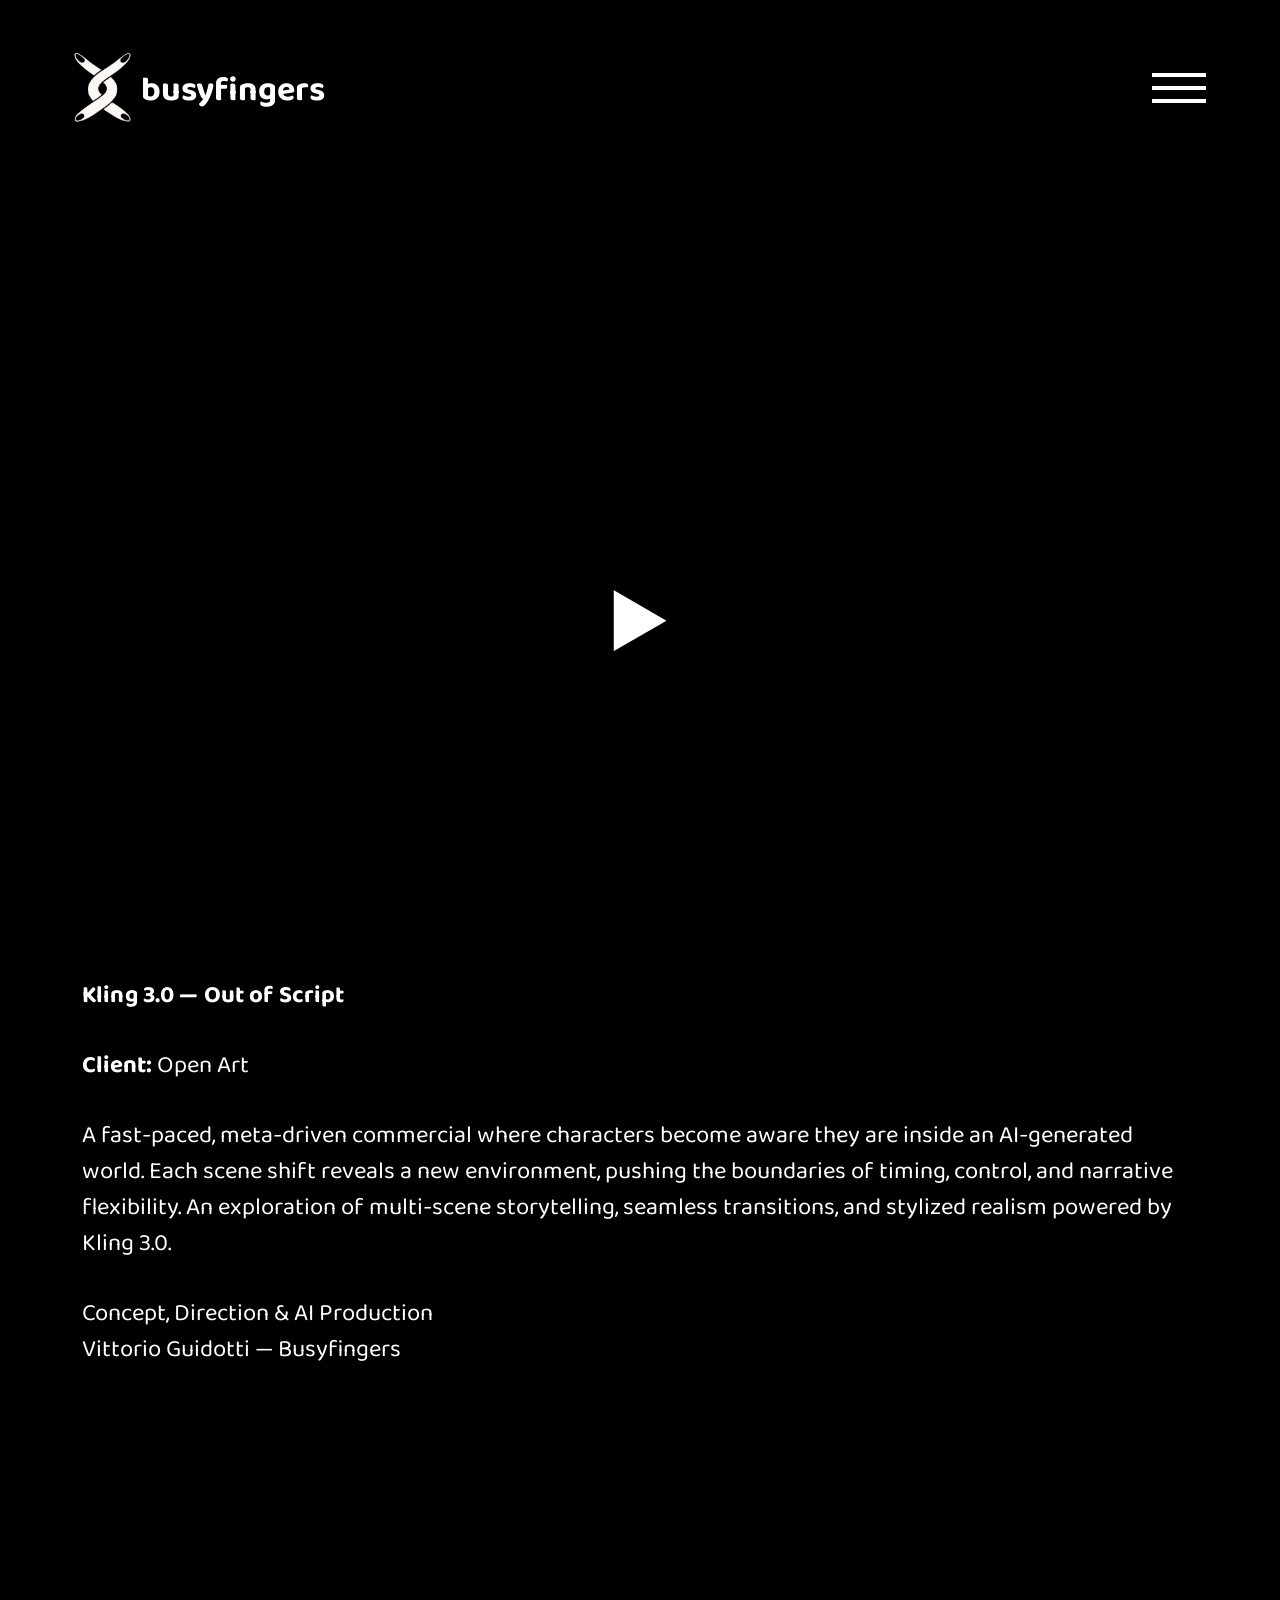
<file: video_1.html>
<!DOCTYPE html>
<html lang="en">
<head>
<title>video</title>
<!-- <link rel="icon" href="images/favicon.png"> -->
<meta charset="utf-8">
<meta http-equiv="X-UA-Compatible" content="IE=edge">
<meta name="description" content="busyfingers project - AI video production">
<meta name="viewport" content="width=device-width, initial-scale=1">
<link rel="stylesheet" type="text/css" href="styles/bootstrap-5.3.8/bootstrap.min.css">
<link rel="stylesheet" type="text/css" href="styles/video.css">
<link rel="stylesheet" type="text/css" href="styles/video_responsive.css">
<script src="https://player.vimeo.com/api/player.js"></script>
</head>
<body>

<div class="super_container">

	<!-- MENU -->
	<nav class="menu trans_200">
		<div class="menu_inner d-flex flex-column align-items-center">
			<div class="menu_header_inner d-flex flex-row align-items-center justify-content-between">
				<div class="header-logo">
					<a href="#" class="d-flex flex-row align-items-center"><img src="images/logo_white.svg" alt="" aria-hidden="true"><span>busyfingers</span></a>
				</div>
				<!-- Hamburger -->
				<div class="menu_close">
					<button class="close">
						<span class="d-flex flex-column align-items-center justify-content-center">
							<span></span>
							<span></span>
						</span>
					</button>
				</div>
			</div>
			<div class="menu_nav">
				<ul class="d-flex flex-column align-items-center justify-content-center">
					<li><a href="index.html#about">About</a></li>
					<li><a href="index.html#services">Services</a></li>
					<li><a href="index.html#work">Work</a></li>
					<li><a href="index.html#faq">FAQ</a></li>
					<li><a href="index.html#connect">Connect</a></li>
				</ul>
			</div>
		</div>
	</nav>

	<!-- HEADER -->
	<header class="header dark" id="header">
		<div class="header_inner d-flex flex-row align-items-center justify-content-between">
			<div class="header-logo">
                <a href="#" class="d-flex flex-row align-items-center"><img src="images/logo_white.svg" alt="" aria-hidden="true"><span>busyfingers</span></a>
            </div>
			<div class="header_content d-flex flex-row align-items-center">
				<!-- Hamburger -->
				<div class="hamburger_container">
					<button class="hamburger">
						<span></span>
						<span></span>
						<span></span>
					</button>
				</div>
			</div>
		</div>
	</header>

	<!-- MAIN CONTENT -->
	<main>
		<section class="video_section">
			<div class="container">
				<div class="row">
					<div class="col">
						<div class="video_container_outer">
							<div class="video_container">
								<iframe class="about_video" src="https://player.vimeo.com/video/1132186482?controls=0&preload=auto&muted=true" 
										width="100%" height="100%" 
										frameborder="0" >
								</iframe>
								<div class="video_overlay"></div>
							</div>
							<button class="play_button">
								<svg width="53" height="62" viewBox="0 0 53 62" fill="none" xmlns="http://www.w3.org/2000/svg"><path d="M53 30.66L0 61.32V6.55651e-06L53 30.66Z" fill="white"/></svg>
							</button>
						</div>
						<div class="video_content">
							<h1 class="work_title">Kling 3.0 — Out of Script</h1>
							<p class="work_client"><strong>Client: </strong>Open Art</p>
							<p class="work_description">A fast-paced, meta-driven commercial where characters become aware they are inside an AI-generated world. Each scene shift reveals a new environment, pushing the boundaries of timing, control, and narrative flexibility. An exploration of multi-scene storytelling, seamless transitions, and stylized realism powered by Kling 3.0.</p>
							<div class="work_meta">
								<p>Concept, Direction & AI Production</p>
								<p>Vittorio Guidotti — Busyfingers</p>
							</div>
						</div>
					</div>
				</div>
			</div>		
		</section>
	</main>

	<!-- FOOTER -->
	<footer class="footer light-theme">
			
	</footer>

</div>

<!-- Core libraries -->
<script src="js/jquery-3.7.1.min.js" defer></script>
<script src="styles/bootstrap-5.3.8/popper.js" defer></script>
<script src="styles/bootstrap-5.3.8/bootstrap.min.js" defer></script>

<!-- Plugins -->

<!-- Custom logic -->
<script src="js/video.js" defer></script>
</body>
</html>
</file>
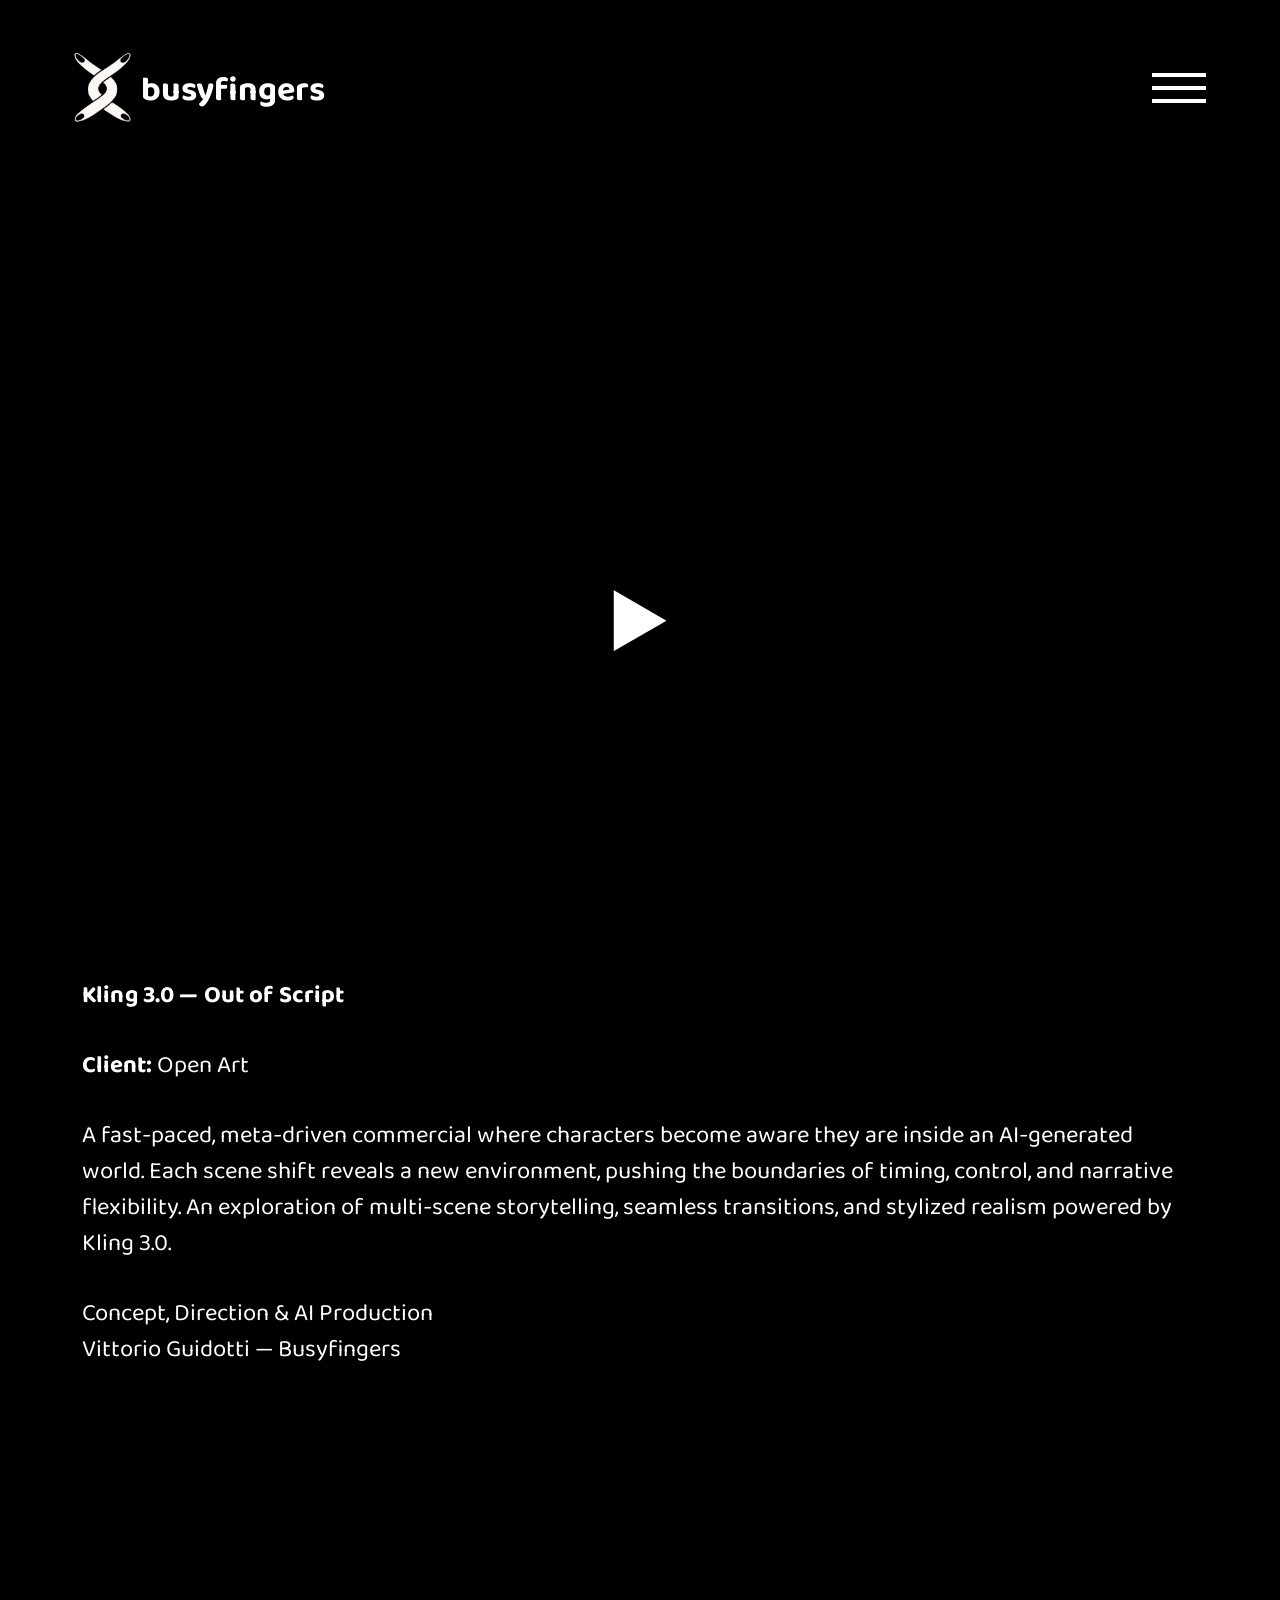
<file: video_2.html>
<!DOCTYPE html>
<html lang="en">
<head>
<title>video</title>
<!-- <link rel="icon" href="images/favicon.png"> -->
<meta charset="utf-8">
<meta http-equiv="X-UA-Compatible" content="IE=edge">
<meta name="description" content="busyfingers project - AI video production">
<meta name="viewport" content="width=device-width, initial-scale=1">
<link rel="stylesheet" type="text/css" href="styles/bootstrap-5.3.8/bootstrap.min.css">
<link rel="stylesheet" type="text/css" href="styles/video.css">
<link rel="stylesheet" type="text/css" href="styles/video_responsive.css">
<script src="https://player.vimeo.com/api/player.js"></script>
</head>
<body>

<div class="super_container">

	<!-- MENU -->
	<nav class="menu trans_200">
		<div class="menu_inner d-flex flex-column align-items-center">
			<div class="menu_header_inner d-flex flex-row align-items-center justify-content-between">
				<div class="header-logo">
					<a href="#" class="d-flex flex-row align-items-center"><img src="images/logo_white.svg" alt="" aria-hidden="true"><span>busyfingers</span></a>
				</div>
				<!-- Hamburger -->
				<div class="menu_close">
					<button class="close">
						<span class="d-flex flex-column align-items-center justify-content-center">
							<span></span>
							<span></span>
						</span>
					</button>
				</div>
			</div>
			<div class="menu_nav">
				<ul class="d-flex flex-column align-items-center justify-content-center">
					<li><a href="index.html#about">About</a></li>
					<li><a href="index.html#services">Services</a></li>
					<li><a href="index.html#work">Work</a></li>
					<li><a href="index.html#faq">FAQ</a></li>
					<li><a href="index.html#connect">Connect</a></li>
				</ul>
			</div>
		</div>
	</nav>

	<!-- HEADER -->
	<header class="header dark" id="header">
		<div class="header_inner d-flex flex-row align-items-center justify-content-between">
			<div class="header-logo">
                <a href="#" class="d-flex flex-row align-items-center"><img src="images/logo_white.svg" alt="" aria-hidden="true"><span>busyfingers</span></a>
            </div>
			<div class="header_content d-flex flex-row align-items-center">
				<!-- Hamburger -->
				<div class="hamburger_container">
					<button class="hamburger">
						<span></span>
						<span></span>
						<span></span>
					</button>
				</div>
			</div>
		</div>
	</header>

	<!-- MAIN CONTENT -->
	<main>
		<section class="video_section">
			<div class="container">
				<div class="row">
					<div class="col">
						<div class="video_container_outer">
							<div class="video_container">
								<iframe class="about_video" src="https://player.vimeo.com/video/1169606715?controls=0&preload=auto&muted=true" 
										width="100%" height="100%" 
										frameborder="0" >
								</iframe>
								<div class="video_overlay"></div>
							</div>
							<button class="play_button">
								<svg width="53" height="62" viewBox="0 0 53 62" fill="none" xmlns="http://www.w3.org/2000/svg"><path d="M53 30.66L0 61.32V6.55651e-06L53 30.66Z" fill="white"/></svg>
							</button>
						</div>
						<div class="video_content">
							<h1 class="work_title">Kling 3.0 — Out of Script</h1>
							<p class="work_client"><strong>Client: </strong>Open Art</p>
							<p class="work_description">A fast-paced, meta-driven commercial where characters become aware they are inside an AI-generated world. Each scene shift reveals a new environment, pushing the boundaries of timing, control, and narrative flexibility. An exploration of multi-scene storytelling, seamless transitions, and stylized realism powered by Kling 3.0.</p>
							<div class="work_meta">
								<p>Concept, Direction & AI Production</p>
								<p>Vittorio Guidotti — Busyfingers</p>
							</div>
						</div>
					</div>
				</div>
			</div>		
		</section>
	</main>

	<!-- FOOTER -->
	<footer class="footer light-theme">
			
	</footer>

</div>

<!-- Core libraries -->
<script src="js/jquery-3.7.1.min.js" defer></script>
<script src="styles/bootstrap-5.3.8/popper.js" defer></script>
<script src="styles/bootstrap-5.3.8/bootstrap.min.js" defer></script>

<!-- Plugins -->

<!-- Custom logic -->
<script src="js/video.js" defer></script>
</body>
</html>
</file>
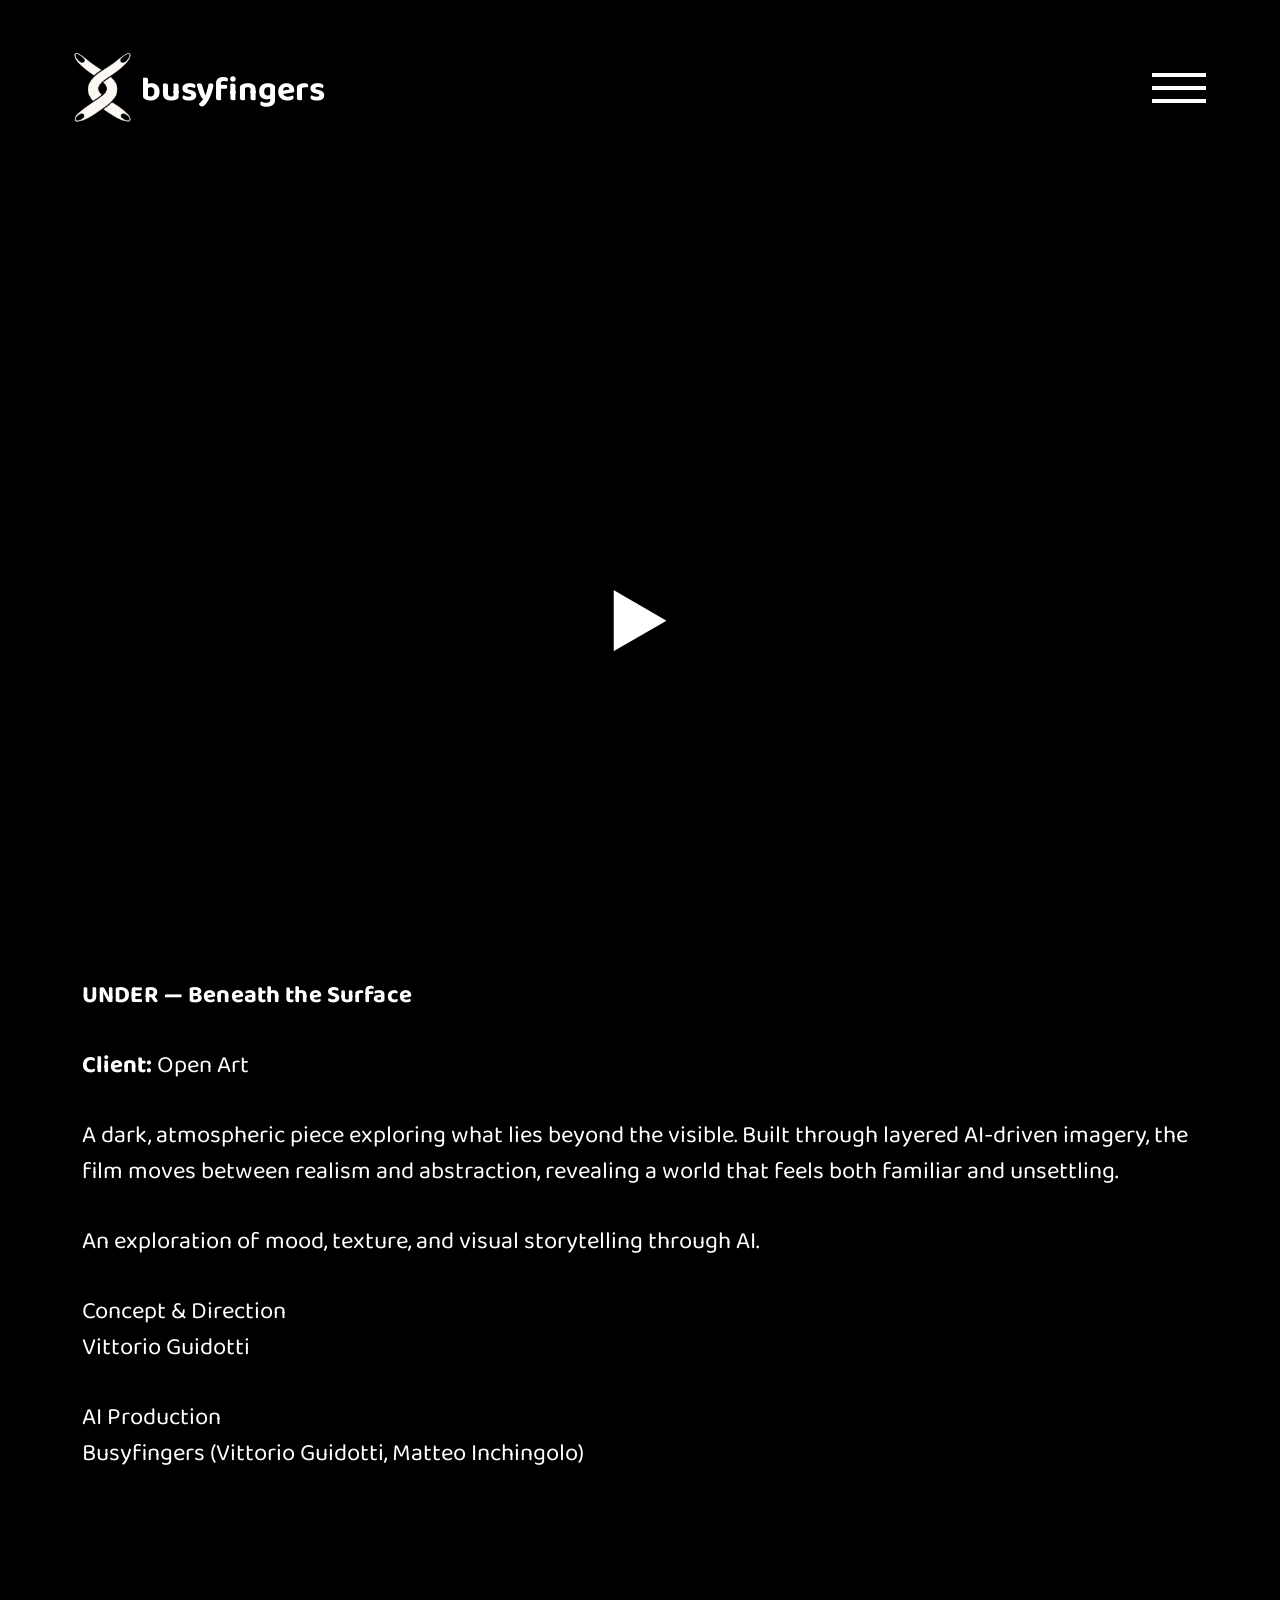
<file: video_3.html>
<!DOCTYPE html>
<html lang="en">
<head>
<title>video</title>
<!-- <link rel="icon" href="images/favicon.png"> -->
<meta charset="utf-8">
<meta http-equiv="X-UA-Compatible" content="IE=edge">
<meta name="description" content="busyfingers project - AI video production">
<meta name="viewport" content="width=device-width, initial-scale=1">
<link rel="stylesheet" type="text/css" href="styles/bootstrap-5.3.8/bootstrap.min.css">
<link rel="stylesheet" type="text/css" href="styles/video.css">
<link rel="stylesheet" type="text/css" href="styles/video_responsive.css">
<script src="https://player.vimeo.com/api/player.js"></script>
</head>
<body>

<div class="super_container">

	<!-- MENU -->
	<nav class="menu trans_200">
		<div class="menu_inner d-flex flex-column align-items-center">
			<div class="menu_header_inner d-flex flex-row align-items-center justify-content-between">
				<div class="header-logo">
					<a href="#" class="d-flex flex-row align-items-center"><img src="images/logo_white.svg" alt="" aria-hidden="true"><span>busyfingers</span></a>
				</div>
				<!-- Hamburger -->
				<div class="menu_close">
					<button class="close">
						<span class="d-flex flex-column align-items-center justify-content-center">
							<span></span>
							<span></span>
						</span>
					</button>
				</div>
			</div>
			<div class="menu_nav">
				<ul class="d-flex flex-column align-items-center justify-content-center">
					<li><a href="index.html#about">About</a></li>
					<li><a href="index.html#services">Services</a></li>
					<li><a href="index.html#work">Work</a></li>
					<li><a href="index.html#faq">FAQ</a></li>
					<li><a href="index.html#connect">Connect</a></li>
				</ul>
			</div>
		</div>
	</nav>

	<!-- HEADER -->
	<header class="header dark" id="header">
		<div class="header_inner d-flex flex-row align-items-center justify-content-between">
			<div class="header-logo">
                <a href="#" class="d-flex flex-row align-items-center"><img src="images/logo_white.svg" alt="" aria-hidden="true"><span>busyfingers</span></a>
            </div>
			<div class="header_content d-flex flex-row align-items-center">
				<!-- Hamburger -->
				<div class="hamburger_container">
					<button class="hamburger">
						<span></span>
						<span></span>
						<span></span>
					</button>
				</div>
			</div>
		</div>
	</header>

	<!-- MAIN CONTENT -->
	<main>
		<section class="video_section">
			<div class="container">
				<div class="row">
					<div class="col">
						<div class="video_container_outer">
							<div class="video_container">
								<iframe class="about_video" src="https://player.vimeo.com/video/1165668860?controls=0&preload=auto&muted=true" 
										width="100%" height="100%" 
										frameborder="0" >
								</iframe>
								<div class="video_overlay"></div>
							</div>
							<button class="play_button">
								<svg width="53" height="62" viewBox="0 0 53 62" fill="none" xmlns="http://www.w3.org/2000/svg"><path d="M53 30.66L0 61.32V6.55651e-06L53 30.66Z" fill="white"/></svg>
							</button>
						</div>
						<div class="video_content">
							<h1 class="work_title">UNDER — Beneath the Surface</h1>
							<p class="work_client"><strong>Client: </strong>Open Art</p>
							<p class="work_description">A dark, atmospheric piece exploring what lies beyond the visible. Built through layered AI-driven imagery, the film moves between realism and abstraction, revealing a world that feels both familiar and unsettling.</p>
							<p class="work_description">An exploration of mood, texture, and visual storytelling through AI.</p>
							<div class="work_meta">
								<p>Concept & Direction </p>
								<p>Vittorio Guidotti</p>
							</div>
							<div class="work_meta">
								<p>AI Production</p>
								<p>Busyfingers (Vittorio Guidotti, Matteo Inchingolo)</p>
							</div>
						</div>
					</div>
				</div>
			</div>		
		</section>
	</main>

	<!-- FOOTER -->
	<footer class="footer light-theme">
			
	</footer>

</div>

<!-- Core libraries -->
<script src="js/jquery-3.7.1.min.js" defer></script>
<script src="styles/bootstrap-5.3.8/popper.js" defer></script>
<script src="styles/bootstrap-5.3.8/bootstrap.min.js" defer></script>

<!-- Plugins -->

<!-- Custom logic -->
<script src="js/video.js" defer></script>
</body>
</html>
</file>
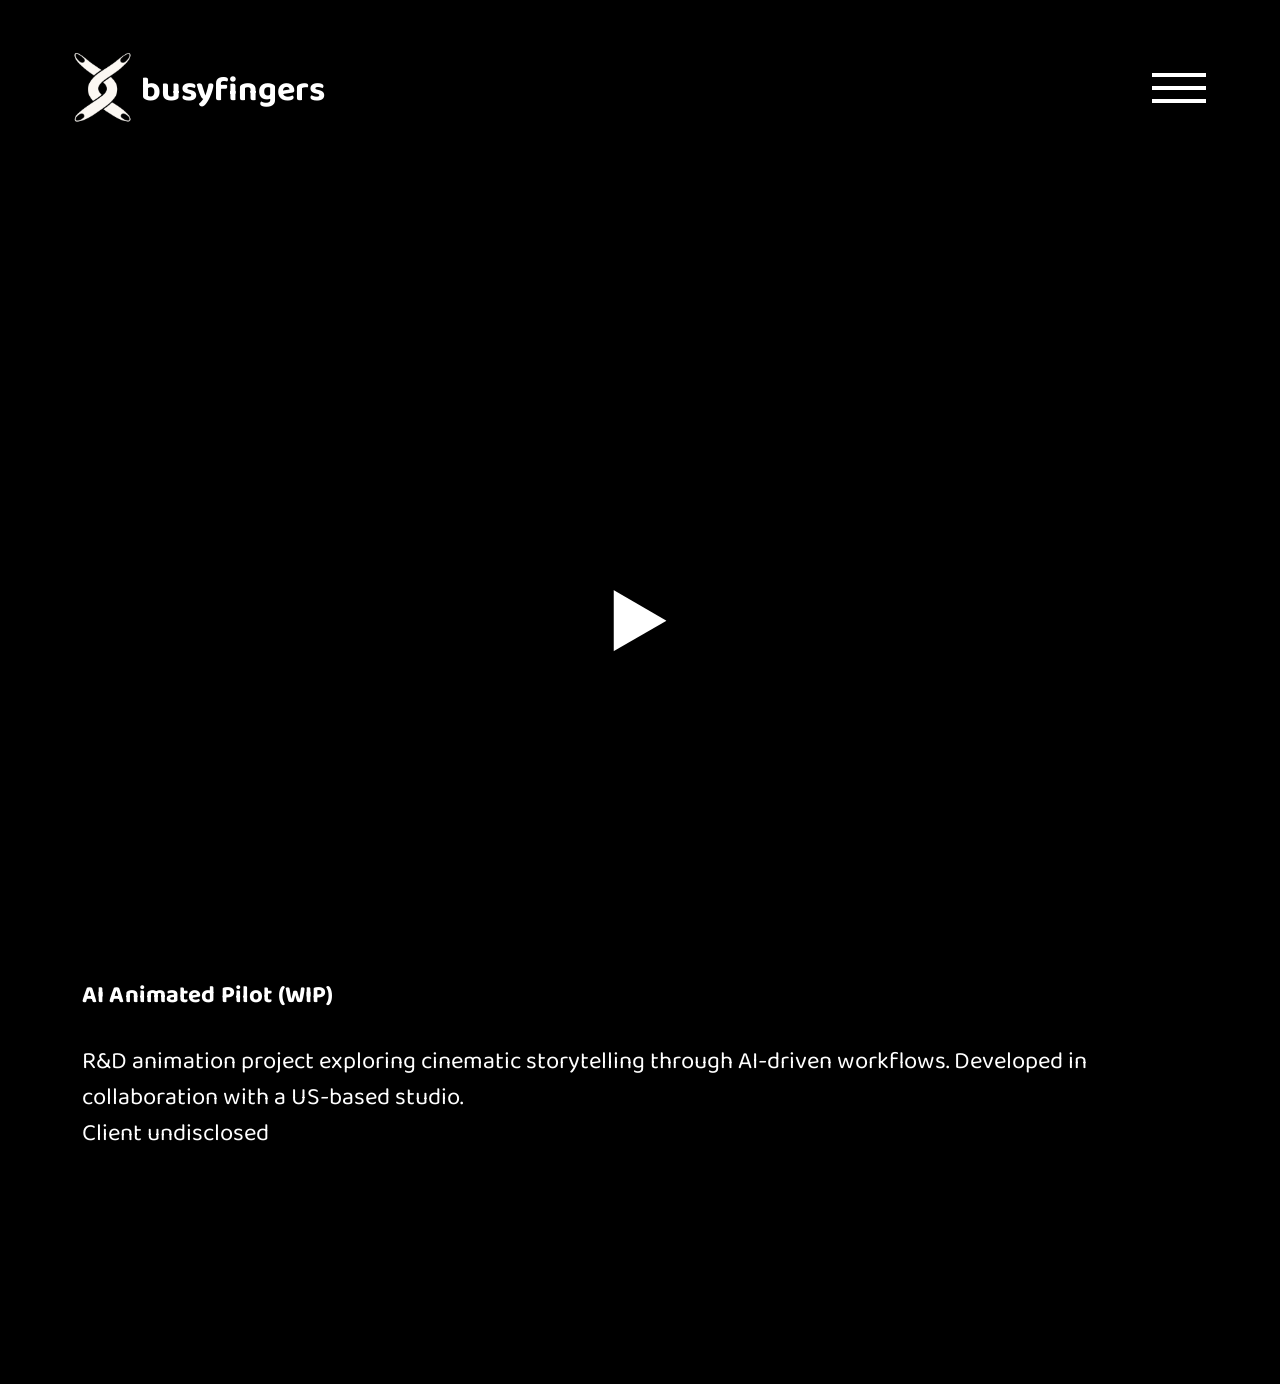
<file: video_4.html>
<!DOCTYPE html>
<html lang="en">
<head>
<title>video</title>
<!-- <link rel="icon" href="images/favicon.png"> -->
<meta charset="utf-8">
<meta http-equiv="X-UA-Compatible" content="IE=edge">
<meta name="description" content="busyfingers project - AI video production">
<meta name="viewport" content="width=device-width, initial-scale=1">
<link rel="stylesheet" type="text/css" href="styles/bootstrap-5.3.8/bootstrap.min.css">
<link rel="stylesheet" type="text/css" href="styles/video.css">
<link rel="stylesheet" type="text/css" href="styles/video_responsive.css">
<script src="https://player.vimeo.com/api/player.js"></script>
</head>
<body>

<div class="super_container">

	<!-- MENU -->
	<nav class="menu trans_200">
		<div class="menu_inner d-flex flex-column align-items-center">
			<div class="menu_header_inner d-flex flex-row align-items-center justify-content-between">
				<div class="header-logo">
					<a href="#" class="d-flex flex-row align-items-center"><img src="images/logo_white.svg" alt="" aria-hidden="true"><span>busyfingers</span></a>
				</div>
				<!-- Hamburger -->
				<div class="menu_close">
					<button class="close">
						<span class="d-flex flex-column align-items-center justify-content-center">
							<span></span>
							<span></span>
						</span>
					</button>
				</div>
			</div>
			<div class="menu_nav">
				<ul class="d-flex flex-column align-items-center justify-content-center">
					<li><a href="index.html#about">About</a></li>
					<li><a href="index.html#services">Services</a></li>
					<li><a href="index.html#work">Work</a></li>
					<li><a href="index.html#faq">FAQ</a></li>
					<li><a href="index.html#connect">Connect</a></li>
				</ul>
			</div>
		</div>
	</nav>

	<!-- HEADER -->
	<header class="header dark" id="header">
		<div class="header_inner d-flex flex-row align-items-center justify-content-between">
			<div class="header-logo">
                <a href="#" class="d-flex flex-row align-items-center"><img src="images/logo_white.svg" alt="" aria-hidden="true"><span>busyfingers</span></a>
            </div>
			<div class="header_content d-flex flex-row align-items-center">
				<!-- Hamburger -->
				<div class="hamburger_container">
					<button class="hamburger">
						<span></span>
						<span></span>
						<span></span>
					</button>
				</div>
			</div>
		</div>
	</header>

	<!-- MAIN CONTENT -->
	<main>
		<section class="video_section">
			<div class="container">
				<div class="row">
					<div class="col">
						<div class="video_container_outer">
							<div class="video_container">
								<iframe class="about_video" src="https://player.vimeo.com/video/1132186482?controls=0&preload=auto&muted=true" 
										width="100%" height="100%" 
										frameborder="0" >
								</iframe>
								<div class="video_overlay"></div>
							</div>
							<button class="play_button">
								<svg width="53" height="62" viewBox="0 0 53 62" fill="none" xmlns="http://www.w3.org/2000/svg"><path d="M53 30.66L0 61.32V6.55651e-06L53 30.66Z" fill="white"/></svg>
							</button>
						</div>
						<div class="video_content">
							<h1 class="work_title">AI Animated Pilot (WIP)</h1>
							<p class="work_description"> R&D animation project exploring cinematic storytelling through AI-driven workflows. Developed in collaboration with a US-based studio. <br>Client undisclosed</p>
						</div>
					</div>
				</div>
			</div>		
		</section>
	</main>

	<!-- FOOTER -->
	<footer class="footer light-theme">
			
	</footer>

</div>

<!-- Core libraries -->
<script src="js/jquery-3.7.1.min.js" defer></script>
<script src="styles/bootstrap-5.3.8/popper.js" defer></script>
<script src="styles/bootstrap-5.3.8/bootstrap.min.js" defer></script>

<!-- Plugins -->

<!-- Custom logic -->
<script src="js/video.js" defer></script>
</body>
</html>
</file>
<file: styles/main_styles.css>
@charset "utf-8";
/* CSS Document */

/******************************

[Table of Contents]

1. Fonts
2. Body and some general stuff



******************************/

/***********
1. Fonts
***********/

@import url('https://fonts.googleapis.com/css2?family=Baloo+Chettan+2:wght@400..800&display=swap');

/*********************************
2. Body and some general stuff
*********************************/

:root
{
	--font1: "Baloo Chettan 2", sans-serif;
	--white: #ffffff;
	--black: #000000;
}
*
{
	margin: 0;
	padding: 0;
	box-sizing: border-box;
}
html
{
	-webkit-font-smoothing: antialiased;
  	-moz-osx-font-smoothing: grayscale;
}
body
{
	font-family: var(--font1);
	font-size: 16px;
	font-weight: 400;
	background: var(--white);
	color: var(--textColor);
}
body.no-scroll
{
    overflow: hidden;
}
div
{
	display: block;
	position: relative;
	-webkit-box-sizing: border-box;
    -moz-box-sizing: border-box;
    box-sizing: border-box;
}
ul
{
	list-style: none;
	margin-bottom: 0px;
	padding-left: 0;
}
p
{
	font-family: var(--font1);
	font-size: 24px;
	line-height: 1.5;
	font-weight: 400;
	color: var(--textColor);
	-webkit-font-smoothing: antialiased;
	-webkit-text-shadow: rgba(0,0,0,.01) 0 0 1px;
	text-shadow: rgba(0,0,0,.01) 0 0 1px;
	margin-bottom: 0;
}
p a
{
	display: inline;
	position: relative;
	color: inherit;
	border-bottom: solid 1px #ffa07f;
	-webkit-transition: all 200ms ease;
	-moz-transition: all 200ms ease;
	-ms-transition: all 200ms ease;
	-o-transition: all 200ms ease;
	transition: all 200ms ease;
}
p:last-of-type
{
	margin-bottom: 0;
}
a
{
	-webkit-transition: all 200ms ease;
	-moz-transition: all 200ms ease;
	-ms-transition: all 200ms ease;
	-o-transition: all 200ms ease;
	transition: all 200ms ease;
}
a, a:hover, a:visited, a:active, a:link
{
	text-decoration: none;
	-webkit-font-smoothing: antialiased;
	-webkit-text-shadow: rgba(0,0,0,.01) 0 0 1px;
	text-shadow: rgba(0,0,0,.01) 0 0 1px;
}
p a:active
{
	position: relative;
	color: #FF6347;
}
p a:hover
{
	
}
p a:hover::after
{
	
}
::selection
{
	
}
p::selection
{
	
}
h1{font-size: 84px;}
h2{font-size: 55px;}
h3{font-size: 24px;}
h4{font-size: 18px;}
h5{font-size: 14px;}
h1, h2, h3, h4, h5, h6
{
	font-family: var(--font1);
	-webkit-font-smoothing: antialiased;
	-webkit-text-shadow: rgba(0,0,0,.01) 0 0 1px;
	text-shadow: rgba(0,0,0,.01) 0 0 1px;
	line-height: 1.1;
	margin-bottom: 0;
	font-weight: 700;
	letter-spacing: 0.006em;
}
img
{
	max-width: 100%;
}
button:active
{
	outline: none;
}
section
{
	display: block;
	position: relative;
	box-sizing: border-box;
}
.clear
{
	clear: both;
}
.clearfix::before, .clearfix::after
{
	content: "";
	display: table;
}
.clearfix::after
{
	clear: both;
}
.clearfix
{
	zoom: 1;
}
.float_left
{
	float: left;
}
.float_right
{
	float: right;
}
.trans_200
{
	-webkit-transition: all 200ms ease;
	-moz-transition: all 200ms ease;
	-ms-transition: all 200ms ease;
	-o-transition: all 200ms ease;
	transition: all 200ms ease;
}
.trans_300
{
	-webkit-transition: all 300ms ease;
	-moz-transition: all 300ms ease;
	-ms-transition: all 300ms ease;
	-o-transition: all 300ms ease;
	transition: all 300ms ease;
}
.trans_400
{
	-webkit-transition: all 400ms ease;
	-moz-transition: all 400ms ease;
	-ms-transition: all 400ms ease;
	-o-transition: all 400ms ease;
	transition: all 400ms ease;
}
.trans_500
{
	-webkit-transition: all 500ms ease;
	-moz-transition: all 500ms ease;
	-ms-transition: all 500ms ease;
	-o-transition: all 500ms ease;
	transition: all 500ms ease;
}
.fill_height
{
	height: 100%;
}
.super_container
{
	width: 100%;
	overflow: hidden;
}
.prlx_parent
{
	overflow: hidden;
}
.prlx
{
	height: 130% !important;
}
.parallax-window
{
    min-height: 400px;
    background: transparent;
}
.parallax_background
{
	position: absolute;
	top: 0;
	left: 0;
	width: 100%;
	height: 100%;
}
.background_image
{
	position: absolute;
	top: 0;
	left: 0;
	width: 100%;
	height: 100%;
	background-repeat: no-repeat;
	background-size: cover;
	background-position: center center;
}
.nopadding
{
	padding: 0px !important;
}
.owl-carousel,
.owl-carousel .owl-stage-outer,
.owl-carousel .owl-stage,
.owl-carousel .owl-item
{
	height: 100%;
}
.slide
{
	height: 100%;
}
.visually-hidden
{
	position: absolute;
	width: 1px;
	height: 1px;
	margin: -1px;
	padding: 0;
	overflow: hidden;
	clip: rect(0 0 0 0);
	border: 0;
	white-space: nowrap;
}
.light-theme
{
	background-color: #ffffff;
}
.dark-theme
{
	background-color: #000000;
}
.button
{
	display: inline-block;
	height: 72px;
	background-color: #00FF26;
	padding-left: 33px;
	padding-right: 33px;
	border-radius: 20px;
	font-size: 32px;
	font-weight: 400;
	color: #000000;
	line-height: 75px;
	margin-top: 31px;
}
.button:hover
{
	background-color: #000000;
	color: #ffffff;
}
video
{
	width: 101%;
	height: 101%;
	object-fit: cover;
	object-position: center;
	-webkit-transform: translateX(-0.5%);
	-moz-transform: translateX(-0.5%);
	-ms-transform: translateX(-0.5%);
	-o-transform: translateX(-0.5%);
	transform: translateX(-0.5%);
}
.video_container
{
	position: absolute;
	top: 0;
	left: 0;
	width: 100%;
	height: 100%;
}

/*********************************
3. Menu
*********************************/

.menu
{
	position: fixed;
	top: 0;
	right: 0;
	width: 100%;
	height: 100%;
	background-color: #00FF26;
	pointer-events: none;
	opacity: 0;
	z-index: 1001;
	overflow-y: auto;
    overflow-x: hidden;
}
.menu.active
{
	pointer-events: all;
	opacity: 1;
}
.menu_inner
{
	width: 100%;
	height: 100%;
}
.menu_header_inner
{
	position: fixed;
	top: 0;
	left: 0;
	width: 100%;
	padding-left: 64px;
	padding-right: 69px;
	padding-top: 45px;
	padding-bottom: 52px;
}
.close
{
	width: 64px;
	height: 64px;
	padding: 10px;
	background-color: transparent;
	outline: none;
	border: none;
	transform: rotate(45deg);
}
.close > span
{
	position: relative;
	width: 100%;
	height: 100%;
}
.close > span span
{
	display: block;
	position: absolute;
	top: 50%;
	left: 0;
	-webkit-transform: translateY(-50%);
	-moz-transform: translateY(-50%);
	-ms-transform: translateY(-50%);
	-o-transform: translateY(-50%);
	transform: translateY(-50%);
	width: 100%;
	height: 4px;
	background-color: #ffffff;
}
.close > span span:last-child
{
	transform-origin: 50% 50%;
	transform: translateY(-50%) rotate(-90deg);
}
/* .close:hover > span span
{
	background-color: #000000;
} */
.menu_header_inner
{
	z-index: 1;
}
.menu_nav
{
	width: 100%;
	padding-top: 251px;
}
.menu_nav ul li a
{
	font-size: 84px;
	font-weight: 700;
	letter-spacing: 0.006em;
	color: #000000;
	line-height: 1.1;
}
.menu_nav ul li a:hover
{
	color: #ffffff;
}
.menu_nav ul li:not(:last-child)
{
	margin-bottom: 30px;
}

/*********************************
4. Header
*********************************/

.header
{
	position: fixed;
	top: 0;
	left: 0;
	width: 100%;
	z-index: 1000;
}
.header-logo img
{
	width: 77px;
	height: 84px;
}
.header.light .header-logo img
{
  	content: url('../images/logo_black.svg');
}
.header.light .header-logo span
{
	color: black;
}
.header.dark .header-logo img
{
  	content: url('../images/logo_white.svg');
}
.header.dark .header-logo span
{
	color: white;
}
.header_inner
{
	padding-left: 64px;
	padding-right: 64px;
	padding-top: 46px;
	padding-bottom: 46px;
}
.header-logo span
{
	font-size: 34px;
	font-weight: 400;
	color: #ffffff;
}
.hamburger_container
{
	position: relative;
	width: 74px;
	height: 50px;
	padding: 10px;
	cursor: pointer;
}
.hamburger
{
	display: block;
	position: relative;
	width: 100%;
	height: 100%;
	background-color: transparent;
	border: none;
	outline: none;
}
.hamburger > span
{
	display: block;
	position: absolute;
	left: 0;
	width: 100%;
	height: 4px;
}
.header.light .hamburger > span
{
	background-color: black;
}
.header.dark .hamburger > span
{
	background-color: white;
}
.hamburger > span:first-child
{
	top: 0;
}
.hamburger > span:nth-child(2)
{
	top: 50%;
	-webkit-transform: translateY(-50%);
	-moz-transform: translateY(-50%);
	-ms-transform: translateY(-50%);
	-o-transform: translateY(-50%);
	transform: translateY(-50%);
}
.hamburger > span:last-child
{
	bottom: 0;
}
/* .header.light .hamburger_container:hover .hamburger > span
{
	background-color: #ffffff;
}
.header.dark .hamburger_container:hover .hamburger > span
{
	background-color: #000000;
} */
.header.scrolled .header_social_container
{
	display: none;
}
.header.scrolled .header-logo span
{
	display: none;
}
.header_social
{
	gap: 12px;
	margin-right: 31px;
}
.header_social li a
{
	display: block;
	position: relative;
	width: 32px;
	height: 32px;
	overflow: hidden;
	border-radius: 50%;
	background-color: #00ff26;
	text-align: center;
}
.header_social li a:hover
{
	background-color: #ffffff;
}
.header_social li a i
{
	font-size: 20px;
	line-height: 34px;
	color: #000000;
}

/*********************************
5. Hero
*********************************/

.hero
{
	width: 100%;
	height: 100vh;
	background-color: white;
}
.hero-video
{
	position: absolute;
	top: 0;
	left: 0;
	width: 100%;
	height: 100%;
}
.hero_content
{
	text-align: center;
	max-width: 800px;
}
.hero_content h1
{
	font-size: 84px;
	font-weight: 700;
	color: #ffffff;
	line-height: 1.1;
	letter-spacing: 0.006em;
}
.hero_content h1 span
{
	font-size: 64px;
}
.hero_content h1 span span
{
	color: #00FF26;
}
.hero-video > div
{
	width: 100%;
	height: 100%;
}
.hero-video iframe
{
    position: absolute;
    top: 50% !important;
    left: 50% !important	;
	transform: translate(-50%, -50%) scale(1.005);
    width: 100vw;
    height: 100vh;
}
/* If the screen is wider than 16:9, scale by width */
@media (min-aspect-ratio: 16/9)
{
    .hero-video iframe
	{
        height: 56.25vw !important; /* 9/16 * 100 */
    }
}

/* If the screen is taller than 16:9, scale by height */
@media (max-aspect-ratio: 16/9)
{
    .hero-video iframe
	{
        width: 177.78vh !important; /* 16/9 * 100 */
    }
}
.about_slide iframe
{
	pointer-events: none;
}

/*********************************
6. About
*********************************/
.about
{
	padding-top: 116px;
	padding-bottom: 124px;
}
.about_title
{
	font-size: 84px;
	font-weight: 700;
	color: #000000;
}
.about_content
{
	padding-bottom: 109px;
}
.about_text
{
	margin-top: 34px;
	max-width: 800px;
	margin-left: auto;
	margin-right: auto;
}
.about_slider_container
{
	width: 100%;
	padding-left: 24px;
	padding-right: 24px;
}
.about_slide
{
	overflow: hidden !important;
	aspect-ratio: 1920 / 1088;
}
.about_slide img
{
	display: block;
	position: absolute;
	top: 0;
	left: 0;
	width: 100%;
	height: 100%;
	object-fit: cover;
	object-position: center;
}
.slide-video
{
	display: block;
	width: 101%;
	height: 101%;
	object-fit: cover;
	object-position: center;
	background-color: transparent;
	outline: none !important;
	border: none !important;
	-webkit-transform: translateX(-4px);
	-moz-transform: translateX(-4px);
	-ms-transform: translateX(-4px);
	-o-transform: translateX(-4px);
	transform: translateX(-4px);
}
video:focus
{
	outline: none !important;
	border: none !important;
}
.about_slide:hover .slide-img
{
  	display: none;
}
.about_slide:hover .slide-video
{
  	display: block !important;
    visibility: visible;
    opacity: 1;
}
.owl-item.cloned .about_slide:hover .slide-img
{
    display: none;
}

/*********************************
7. Why Choose Us
*********************************/
.why_choose_us
{
	padding-top: 245px;
	padding-bottom: 196px;
}
.dark-theme h2
{
	color: #00FF26;
}
.dark-theme p
{
	color: #ffffff;
}
.why_choose_us h3
{
	color: #ffffff;
}
.why_choose_us h2
{
	max-width: 350px;
	line-height: 1.1;
	margin-bottom: 32px;
}
.what_makes_us_different_row
{
	padding-top: 163px;
}
.callout-statement-row
{
	margin-top: 106px;
}
.callout-statement strong
{
	font-size: 24px;
	font-weight: 700;
	color: #00FF26;
}
.features_content h3:not(:first-child)
{
	margin-top: 4px;
}
.features_content p
{
	margin-top: 3px;
}

/*********************************
8. Services
*********************************/
.services
{
	padding-top: 230px;
	padding-bottom: 129px;
}
.services_reel_container
{
	padding-left: 6.56vw;
	padding-right: 6.56vw;
	overflow: hidden;
}
.services_reel_container video
{
	display: block;
	position: relative;
}
.services_reel
{
	width: 100%;
	height: auto;
	aspect-ratio: 1920/1088;
	overflow: hidden;
	cursor: pointer;
}
.services_reel_logo
{
	position: absolute;
	width: 77px;
	height: 84px;
	bottom: 42px;
	right: 52px;
	z-index: 1;
}
.services_reel_play_button
{
	display: block;
	position: absolute;
	top: 50%;
	left: 50%;
	-webkit-transform: translate(-50%, -50%);
	-moz-transform: translate(-50%, -50%);
	-ms-transform: translate(-50%, -50%);
	-o-transform: translate(-50%, -50%);
	transform: translate(-50%, -50%);
	width: 53px;
	height: 62px;
	outline: none;
	border: none;
	background-color: transparent;
}
.services_reel_play_button svg
{
	display: block;
	width: 100%;
	height: 100%;
}
.services_reel_play_button.hide
{
	display: none !important;
}
.services_video_overlay
{
	position: absolute;
    top: 0;
    left: 0;
    width: 100%;
    height: 100%;
    z-index: 10;
    cursor: pointer;
    background: rgba(0,0,0,0); /* Transparent but clickable */
}
.services_content_container
{
	padding-top: 126px;
}
.services_title
{
	font-size: 74px;
}
.services_content
{
	margin-top: 79px;
	column-gap: 30px;
}
.service
{
	width: calc((100% - 30px) / 2);
	margin-bottom: 46px;
}
.service:last-child
{
	width: 100%;
	margin-bottom: 0;
}
.services h3
{
	font-size: 28px;
	color: #000000;
	margin-bottom: 45px;
}
.services p
{
	font-size: 28px;
}

/*********************************
9. Work
*********************************/
.work
{
	padding-top: 116px;
	padding-bottom: 196px;
}
.work_title
{
	font-size: 74px;
}
.work_container
{
	margin-top: 116px;
}
.work_item
{
	width: 50%;
	overflow: hidden;
	aspect-ratio: 768/510;
	cursor: pointer;
}
.work_item a
{
	display: block;
	position: relative;
	width: 100%;
	height: 100%;
}
.work_item picture
{
	display: block;
	position: relative;
	width: 100%;
	height: 100%;
	object-fit: cover;
	object-position: center;
}
.work_item::after
{
	display: block;
	position: absolute;
	top: 0;
	left: 0;
	width: 100%;
	height: 100%;
	content: '';
	background-color: rgba(0,0,0,0.2);
	-webkit-transition: all 200ms ease;
	-moz-transition: all 200ms ease;
	-ms-transition: all 200ms ease;
	-o-transition: all 200ms ease;
	transition: all 200ms ease;
	pointer-events: none;
}
.work_item:hover::after
{
	background-color: rgba(0,0,0,0);
}
.work_item img
{
	max-width: fit-content;
}
.work_cta
{
	padding-top: 187px;
}
.work_cta_title
{
	font-size: 50px;
	color: #00FF26;
}
.work_cta_desc
{
	margin-top: 65px;
	font-weight: 700;
}
.work_cta_button
{
	height: auto;
	max-width: 327px;
	padding-top: 14px;
	padding-bottom: 15px;
	padding-left: 32px;
	padding-right: 32px;
	font-size: 32px;
	line-height: 35px;
	margin-top: 81px;
}
.work_cta_button:hover
{
	background-color: #ffffff;
	color: #000000;
}

/*********************************
10. Features
*********************************/

.features
{
	background-color: #00FF26;
	padding-top: 196px;
	padding-bottom: 98px;
}
.features_title
{
	color: #000000 !important;
	max-width: 360px;
	line-height: 50px;
}
.features .features_content
{
	padding-top: 5px;
}
.features .features_content p
{
	color: #000000;
}
.features-callout-statement-row
{
	margin-top: 16px;
}
.features .callout-statement strong
{
	color: #000000;
	text-align: center;
}
.features_cta_button
{
	height: auto;
	max-width: 327px;
	padding-top: 14px;
	padding-bottom: 15px;
	padding-left: 32px;
	padding-right: 32px;
	font-size: 32px;
	line-height: 35px;
	margin-top: 84px;
	background-color: #000000;
	color: #ffffff;
}
.features_cta_button:hover
{
	background-color: #ffffff;
	color: #000000;
}

/*********************************
10. FAQ
*********************************/

.faq
{
	background-color: #00FF26;
	padding-bottom: 98px;
}
.faq_item
{
	background-color: #ffffff;
	border-radius: 20px;
	overflow: hidden;
}
.faq_item:not(:last-child)
{
	margin-bottom: 6px;
}
.faq_item button
{
	display: block;
	position: relative;
	width: 100%;
	text-align: start;
	padding-top: 31px;
	padding-bottom: 26px;
	border: none;
	outline: none;
	background-color: transparent;
	padding-left: 26px;
	padding-right: 96px;
	font-size: 24px;
	font-weight: 700;
}
.faq_item button::after
{
	display: block;
	position: absolute;
	top: 24px;
	right: 40px;
	content: url(../images/plus.png);
	color: #000000;
}
.faq_item p
{
	color: #000000;
	padding-left: 26px;
	padding-bottom: 16px;
	padding-right: 26px;
}
.faq_item.acc_active button::after
{
	content: url(../images/minus.png);
}
dl
{
	margin-bottom: 0;
}

/*********************************
11. Footer
*********************************/

.footer
{
	background-color: #00FF26;
	padding-bottom: 113px;
}
.footer_logo span
{
	font-size: 34px;
    font-weight: 700;
    color: #ffffff;
}
.footer_text
{
	font-size: 24px;
	font-weight: 400;
	margin-top: 19px;
}
.copyright
{
	margin-top: 126px;
	text-align: start;
}
.copyright p
{
	font-size: 12px;
	color: #000000;
}
</file>
<file: styles/responsive.css>
@charset "utf-8";
/* CSS Document */

/******************************

[Table of Contents]

1. 1600px
2. 1440px
3. 1280px
4. 1199px
5. 1024px
6. 991px
7. 959px
8. 880px
9. 768px
10. 767px
11. 539px
12. 479px
13. 400px

******************************/

/************
1. 1600px
************/

@media only screen and (max-width: 1600px)
{
	
}

/************
2. 1440px
************/

@media only screen and (max-width: 1440px)
{
	
}

/************
3. 1380px
************/

@media only screen and (max-width: 1380px)
{
	
}

/************
3. 1280px
************/

@media only screen and (max-width: 1280px)
{
	.about_slide
    {
        /* height: 390px; */
    }
}

/************
4. 1199px
************/

@media only screen and (max-width: 1199px)
{
	.why_choose_us h2
    {
        max-width: 100%;
    }
    .service
    {
        width: 100%;
    }
    .features_title
    {
        margin-bottom: 32px;
        max-width: 100%;
    }
}

/************
4. 1100px
************/

@media only screen and (max-width: 1100px)
{
	
}

/************
5. 1024px
************/

@media only screen and (max-width: 1024px)
{
    h2
    {
        font-size: 44px;
    }
	.about_title
    {
        font-size: 72px;
    }
    .header_social_container
    {
        display: none;
    }
    .services
    {
        padding-top: 170px;
        padding-bottom: 170px;
    }
    .services h3,
    .services p
    {
        font-size: 24px;
    }
}

/************
6. 991px
************/

@media only screen and (max-width: 991px)
{
	.hero_content
    {
        max-width: 100%;
        padding-left: 32px;
        padding-right: 32px;
    }
}

/************
7. 959px
************/

@media only screen and (max-width: 959px)
{
	
}

/************
8. 880px
************/

@media only screen and (max-width: 880px)
{
	
}

/************
9. 768px
************/

@media only screen and (max-width: 768px)
{
    h2
    {
        font-size: 44px;
    }
    .button
    {
        font-size: 28px;
    }
    .header_inner
    {
        padding-left: 24px;
        padding-right: 24px;
        padding-top: 20px;
        padding-bottom: 20px;
    }
    .header-logo img
    {
        width: 52px;
        height: 57px;
    }
    .header-logo span
    {
        font-size: 26px;
    }
    .menu_header_inner
    {
        padding-left: 24px;
        padding-right: 24px;
        padding-top: 20px;
        padding-bottom: 20px;
    }
    .menu_nav ul li a
    {
        font-size: 72px;
    }
    .hamburger_container
    {
        width: 66px;
        height: 46px;
    }
    .hamburger > span
    {
        height: 3px;
    }
	.about_title
    {
        font-size: 52px;
    }
    .hero_content h1
    {
        font-size: 64px;
    }
    .hero_content h1 span
    {
        font-size: 52px;
    }
    .about_slider_container
    {
        padding-left: 16px;
        padding-right: 16px;
    }
    .why_choose_us
    {
        padding-top: 116px;
        padding-bottom: 116px;
    }
    .callout-statement-row
    {
        margin-top: 58px;
    }
    .what_makes_us_different_row
    {
        padding-top: 116px;
    }
    .services
    {
        padding-top: 134px;
        padding-bottom: 134px;
    }
    .services_reel_logo
    {
        right: 16px;
        bottom: 16px;
        width: 52px;
        height: 57px;
    }
    .services_reel_play_button
    {
        width: 40px;
        height: 47px;
    }
    .services_title,
    .work_title
    {
        font-size: 52px;
    }
    .services h3
    {
        margin-bottom: 24px;
    }
    .work
    {
        padding-bottom: 158px;
    }
    .work_container
    {
        margin-top: 82px;
    }
    .work_cta
    {
        padding-top: 138px;
    }
    .work_cta_title
    {
        font-size: 40px;
    }
    .work_cta_desc
    {
        font-size: 20px;
        margin-top: 44px;
    }
    .work_cta_button
    {
        margin-top: 61px;
    }
    .copyright
    {
        text-align: center;
    }
}

/************
10. 767px
************/

@media only screen and (max-width: 767px)
{
	.work_item
    {
        width: 100% !important;
    }
}

/************
11. 575px
************/

@media only screen and (max-width: 575px)
{
    h2
    {
        font-size: 32px;
    }
    p
    {
        font-size: 20px;
    }
    .header_inner
    {
        padding-left: 16px;
        padding-right: 16px;
    }
    .header-logo img
    {
        width: 44px;
        height: 48px;
    }
    .header-logo span
    {
        margin-left: 4px;
    }
    .menu_header_inner
    {
        padding-left: 16px;
        padding-right: 16px;
    }
    .menu_nav ul li:not(:last-child)
    {
        margin-bottom: 20px;
    }
    .menu_nav ul li a
    {
        font-size: 52px;
    }
    .about
    {
        padding-top: 96px;
    }
    .about_content
    {
        padding-bottom: 92px;
    }
	.about_title
    {
        font-size: 40px;
    }
    .about_text
    {
        margin-top: 30px;
    }
    .button
    {
        height: 64px;
        padding-left: 33px;
        padding-right: 33px;
        border-radius: 16px;
        font-size: 24px;
        line-height: 67px;
        margin-top: 31px;
    }
    .hero_content h1
    {
        font-size: 48px;
    }
    .hero_content h1 span
    {
        font-size: 40px;
    }
    .why_choose_us
    {
        padding-top: 130px;
        padding-bottom: 130px;
    }
    .why_choose_us h2
    {
        margin-bottom: 16px;
    }
    .what_makes_us_different_row
    {
        padding-top: 114px;
    }
    .callout-statement-row
    {
        margin-top: 60px;
    }
    .services_reel_container
    {
        padding-left: 12px;
        padding-right: 12px;
    }
    .services h3, .services p
    {
        font-size: 20px;
    }
    .services_title,
    .work_title
    {
        font-size: 40px;
    }
    .services h3
    {
        margin-bottom: 16px;
    }
    .services_content
    {
        margin-top: 62px;
    }
    .service
    {
        margin-bottom: 29px;
    }
    .work_container
    {
        margin-top: 81px;
    }
    .work_cta_button,
    .features_cta_button
    {
        height: auto;
        line-height: 26px;
    }
    .faq_item button
    {
        font-size: 20px;
    }
}

/************
11. 539px
************/

@media only screen and (max-width: 539px)
{
	
}

/************
12. 480px
************/

@media only screen and (max-width: 480px)
{
	
}

/************
13. 479px
************/

@media only screen and (max-width: 479px)
{
	
}

/************
14. 400px
************/

@media only screen and (max-width: 400px)
{
	
}
</file>
<file: styles/contact.css>
@charset "utf-8";
/* CSS Document */

/******************************

[Table of Contents]

1. Fonts
2. Body and some general stuff
3. Menu
4. Header
5. Contact



******************************/

/***********
1. Fonts
***********/

@import url('https://fonts.googleapis.com/css2?family=Baloo+Chettan+2:wght@400..800&display=swap');

/*********************************
2. Body and some general stuff
*********************************/

:root
{
	--font1: "Baloo Chettan 2", sans-serif;
	--white: #ffffff;
	--black: #000000;
}
*
{
	margin: 0;
	padding: 0;
	box-sizing: border-box;
}
html
{
	-webkit-font-smoothing: antialiased;
  	-moz-osx-font-smoothing: grayscale;
}
body
{
	font-family: var(--font1);
	font-size: 16px;
	font-weight: 400;
	background: #00FF26;
	color: #000000;
}
body.no-scroll
{
    overflow: hidden;
}
div
{
	display: block;
	position: relative;
	-webkit-box-sizing: border-box;
    -moz-box-sizing: border-box;
    box-sizing: border-box;
}
ul
{
	list-style: none;
	margin-bottom: 0px;
	padding-left: 0;
}
p
{
	font-family: var(--font1);
	font-size: 24px;
	line-height: 1.5;
	font-weight: 400;
	color: var(--textColor);
	-webkit-font-smoothing: antialiased;
	-webkit-text-shadow: rgba(0,0,0,.01) 0 0 1px;
	text-shadow: rgba(0,0,0,.01) 0 0 1px;
	margin-bottom: 0;
}
p a
{
	display: inline;
	position: relative;
	color: inherit;
	border-bottom: solid 1px #ffa07f;
	-webkit-transition: all 200ms ease;
	-moz-transition: all 200ms ease;
	-ms-transition: all 200ms ease;
	-o-transition: all 200ms ease;
	transition: all 200ms ease;
}
p:last-of-type
{
	margin-bottom: 0;
}
a
{
	-webkit-transition: all 200ms ease;
	-moz-transition: all 200ms ease;
	-ms-transition: all 200ms ease;
	-o-transition: all 200ms ease;
	transition: all 200ms ease;
}
a, a:hover, a:visited, a:active, a:link
{
	text-decoration: none;
	-webkit-font-smoothing: antialiased;
	-webkit-text-shadow: rgba(0,0,0,.01) 0 0 1px;
	text-shadow: rgba(0,0,0,.01) 0 0 1px;
}
p a:active
{
	position: relative;
	color: #FF6347;
}
p a:hover
{
	
}
p a:hover::after
{
	
}
::selection
{
	
}
p::selection
{
	
}
h1{font-size: 84px;}
h2{font-size: 64px;}
h3{font-size: 48px;}
h4{font-size: 32px;}
h5{font-size: 16px;}
h1, h2, h3, h4, h5, h6
{
	font-family: var(--font1);
	-webkit-font-smoothing: antialiased;
	-webkit-text-shadow: rgba(0,0,0,.01) 0 0 1px;
	text-shadow: rgba(0,0,0,.01) 0 0 1px;
	line-height: 1.1;
	margin-bottom: 0;
	font-weight: 700;
	letter-spacing: 0.006em;
}
img
{
	max-width: 100%;
}
button:active
{
	outline: none;
}
section
{
	display: block;
	position: relative;
	box-sizing: border-box;
}
.clear
{
	clear: both;
}
.clearfix::before, .clearfix::after
{
	content: "";
	display: table;
}
.clearfix::after
{
	clear: both;
}
.clearfix
{
	zoom: 1;
}
.float_left
{
	float: left;
}
.float_right
{
	float: right;
}
.trans_200
{
	-webkit-transition: all 200ms ease;
	-moz-transition: all 200ms ease;
	-ms-transition: all 200ms ease;
	-o-transition: all 200ms ease;
	transition: all 200ms ease;
}
.trans_300
{
	-webkit-transition: all 300ms ease;
	-moz-transition: all 300ms ease;
	-ms-transition: all 300ms ease;
	-o-transition: all 300ms ease;
	transition: all 300ms ease;
}
.trans_400
{
	-webkit-transition: all 400ms ease;
	-moz-transition: all 400ms ease;
	-ms-transition: all 400ms ease;
	-o-transition: all 400ms ease;
	transition: all 400ms ease;
}
.trans_500
{
	-webkit-transition: all 500ms ease;
	-moz-transition: all 500ms ease;
	-ms-transition: all 500ms ease;
	-o-transition: all 500ms ease;
	transition: all 500ms ease;
}
.fill_height
{
	height: 100%;
}
.super_container
{
	width: 100%;
	overflow: hidden;
}
.prlx_parent
{
	overflow: hidden;
}
.prlx
{
	height: 130% !important;
}
.parallax-window
{
    min-height: 400px;
    background: transparent;
}
.parallax_background
{
	position: absolute;
	top: 0;
	left: 0;
	width: 100%;
	height: 100%;
}
.background_image
{
	position: absolute;
	top: 0;
	left: 0;
	width: 100%;
	height: 100%;
	background-repeat: no-repeat;
	background-size: cover;
	background-position: center center;
}
.nopadding
{
	padding: 0px !important;
}
.owl-carousel,
.owl-carousel .owl-stage-outer,
.owl-carousel .owl-stage,
.owl-carousel .owl-item
{
	height: 100%;
}
.slide
{
	height: 100%;
}
.visually-hidden
{
	position: absolute;
	width: 1px;
	height: 1px;
	margin: -1px;
	padding: 0;
	overflow: hidden;
	clip: rect(0 0 0 0);
	border: 0;
	white-space: nowrap;
}
.light-theme
{
	background-color: #ffffff;
}
.dark-theme
{
	background-color: #000000;
}
.button
{
	display: inline-block;
	height: 72px;
	background-color: #00FF26;
	padding-left: 33px;
	padding-right: 33px;
	border-radius: 20px;
	font-size: 32px;
	font-weight: 400;
	color: #000000;
	line-height: 75px;
	margin-top: 31px;
}
.button:hover
{
	background-color: #000000;
	color: #ffffff;
}
video
{
	width: 101%;
	height: 101%;
	object-fit: cover;
	object-position: center;
	-webkit-transform: translateX(-0.5%);
	-moz-transform: translateX(-0.5%);
	-ms-transform: translateX(-0.5%);
	-o-transform: translateX(-0.5%);
	transform: translateX(-0.5%);
}
.video_container
{
	position: absolute;
	top: 0;
	left: 0;
	width: 100%;
	height: 100%;
}

/*********************************
3. Menu
*********************************/

.menu
{
	position: fixed;
	top: 0;
	right: 0;
	width: 100%;
	height: 100%;
	background-color: #00FF26;
	pointer-events: none;
	opacity: 0;
	z-index: 1001;
	overflow-y: auto;
    overflow-x: hidden;
}
.menu.active
{
	pointer-events: all;
	opacity: 1;
}
.menu_inner
{
	width: 100%;
	height: 100%;
}
.menu_header_inner
{
	position: fixed;
	top: 0;
	left: 0;
	width: 100%;
	padding-left: 64px;
	padding-right: 69px;
	padding-top: 45px;
	padding-bottom: 52px;
}
.close
{
	width: 64px;
	height: 64px;
	padding: 10px;
	background-color: transparent;
	outline: none;
	border: none;
	transform: rotate(45deg);
}
.close > span
{
	position: relative;
	width: 100%;
	height: 100%;
}
.close > span span
{
	display: block;
	position: absolute;
	top: 50%;
	left: 0;
	-webkit-transform: translateY(-50%);
	-moz-transform: translateY(-50%);
	-ms-transform: translateY(-50%);
	-o-transform: translateY(-50%);
	transform: translateY(-50%);
	width: 100%;
	height: 4px;
	background-color: #ffffff;
}
.close > span span:last-child
{
	transform-origin: 50% 50%;
	transform: translateY(-50%) rotate(-90deg);
}
.menu_header_inner
{
	z-index: 1;
}
.menu_nav
{
	width: 100%;
	padding-top: 251px;
}
.menu_nav ul li a
{
	font-size: 84px;
	font-weight: 700;
	letter-spacing: 0.006em;
	color: #000000;
	line-height: 1.1;
}
.menu_nav ul li a:hover
{
	color: #ffffff;
}
.menu_nav ul li:not(:last-child)
{
	margin-bottom: 30px;
}

/*********************************
4. Header
*********************************/

.header
{
	position: fixed;
	top: 0;
	left: 0;
	width: 100%;
	z-index: 1000;
}
.header-logo img
{
	width: 77px;
	height: 84px;
}
.header.light .header-logo img
{
  	content: url('../images/logo_black.svg');
}
.header.light .header-logo span
{
	color: black;
}
.header.dark .header-logo img
{
  	content: url('../images/logo_white.svg');
}
.header.dark .header-logo span
{
	color: white;
}
.header_inner
{
	padding-left: 64px;
	padding-right: 64px;
	padding-top: 46px;
	padding-bottom: 46px;
}
.header-logo span
{
	font-size: 34px;
	font-weight: 700;
	color: #ffffff;
}
.hamburger_container
{
	position: relative;
	width: 74px;
	height: 50px;
	padding: 10px;
	cursor: pointer;
}
.hamburger
{
	display: block;
	position: relative;
	width: 100%;
	height: 100%;
	background-color: transparent;
	border: none;
	outline: none;
}
.hamburger > span
{
	display: block;
	position: absolute;
	left: 0;
	width: 100%;
	height: 4px;
}
.header.light .hamburger > span
{
	background-color: black;
}
.header.dark .hamburger > span
{
	background-color: white;
}
.hamburger > span:first-child
{
	top: 0;
}
.hamburger > span:nth-child(2)
{
	top: 50%;
	-webkit-transform: translateY(-50%);
	-moz-transform: translateY(-50%);
	-ms-transform: translateY(-50%);
	-o-transform: translateY(-50%);
	transform: translateY(-50%);
}
.hamburger > span:last-child
{
	bottom: 0;
}
.header.scrolled .header_social_container
{
	display: none;
}
.header.scrolled .header-logo span
{
	display: none;
}
.header_social
{
	gap: 12px;
	margin-right: 31px;
}
.header_social li a
{
	display: block;
	position: relative;
	width: 32px;
	height: 32px;
	overflow: hidden;
	border-radius: 50%;
	background-color: #00ff26;
	text-align: center;
}
.header_social li a:hover
{
	background-color: #ffffff;
}
.header_social li a i
{
	font-size: 20px;
	line-height: 34px;
	color: #000000;
}

/*********************************
5. Contact
*********************************/

.contact
{
	padding-top: 223px;
	padding-bottom: 234px;
}
.contact_form_container
{
	margin-top: 124px;
}
.contact_form input,
.contact_form textarea
{
	display: block;
	position: relative;
	width: 100%;
	outline: none;
	border: solid 1px #000000;
	border-radius: 8px;
	background-color: #00FF26;
	padding-left: 15px;
	padding-right: 15px;
	margin-bottom: 12px;
	font-size: 15px !important;
	font-weight: 400 !important;
	color: #000000;
}
.contact_form
{
	border: solid 1px #000000;
	border-radius: 12px;
	padding-left: 58px;
	padding-right: 58px;
	padding-top: 83px;
	padding-bottom: 67px;
}
.contact_form input
{
	height: 48px;
}
.contact_form > div
{
	gap: 12px;
}
.contact_form textarea
{
	height: 109px;
	padding-top: 12px;
}
.contact_input::placeholder
{
	font-size: 15px !important;
	font-weight: 400 !important;
	color: rgba(0,0,0,0.6) !important;
}
.form-status
{
	font-size: 18px;
	color: #000000;
	margin-top: 12px;
}
.contact_button
{
	display: block;
	width: 100%;
	position: relative;
	background-color: #ffffff;
	height: 47px;
	border-radius: 8px;
	outline: none;
	border: none;
	text-align: center;
	font-size: 24px;
	color: #000000;
	font-weight: 400;
}
.contact_button:hover
{
	background-color: #000000;
	color: #ffffff;
}
.visually-hidden
{
	
}

/*********************************
11. Footer
*********************************/

.footer
{
	
}
</file>
<file: styles/contact_responsive.css>
@charset "utf-8";
/* CSS Document */

/******************************

[Table of Contents]

1. 1600px
2. 1440px
3. 1280px
4. 1199px
5. 1024px
6. 991px
7. 959px
8. 880px
9. 768px
10. 767px
11. 539px
12. 479px
13. 400px

******************************/

/************
1. 1600px
************/

@media only screen and (max-width: 1600px)
{
	
}

/************
2. 1440px
************/

@media only screen and (max-width: 1440px)
{
	
}

/************
3. 1380px
************/

@media only screen and (max-width: 1380px)
{
	
}

/************
3. 1280px
************/

@media only screen and (max-width: 1280px)
{
	
}

/************
4. 1199px
************/

@media only screen and (max-width: 1199px)
{
	
}

/************
4. 1100px
************/

@media only screen and (max-width: 1100px)
{
	
}

/************
5. 1024px
************/

@media only screen and (max-width: 1024px)
{
    h2
    {
        font-size: 44px;
    }
}

/************
6. 991px
************/

@media only screen and (max-width: 991px)
{
	
}

/************
7. 959px
************/

@media only screen and (max-width: 959px)
{
	
}

/************
8. 880px
************/

@media only screen and (max-width: 880px)
{
	
}

/************
9. 768px
************/

@media only screen and (max-width: 768px)
{
    h1
    {
        font-size: 64px;
    }
    h2
    {
        font-size: 44px;
    }
    .button
    {
        font-size: 28px;
    }
    .header_inner
    {
        padding-left: 24px;
        padding-right: 24px;
        padding-top: 20px;
        padding-bottom: 20px;
    }
    .header-logo img
    {
        width: 52px;
        height: 57px;
    }
    .header-logo span
    {
        font-size: 26px;
    }
    .menu_header_inner
    {
        padding-left: 24px;
        padding-right: 24px;
        padding-top: 20px;
        padding-bottom: 20px;
    }
    .menu_nav ul li a
    {
        font-size: 72px;
    }
    .hamburger_container
    {
        width: 66px;
        height: 46px;
    }
    .hamburger > span
    {
        height: 3px;
    }
    .contact_form_container 
    {
        margin-top: 75px;
    }
}

/************
10. 767px
************/

@media only screen and (max-width: 767px)
{
	
}

/************
11. 575px
************/

@media only screen and (max-width: 575px)
{
    h1
    {
        font-size: 52px;
    }
    h2
    {
        font-size: 32px;
    }
    p
    {
        font-size: 20px;
    }
    .header_inner
    {
        padding-left: 16px;
        padding-right: 16px;
    }
    .header-logo img
    {
        width: 44px;
        height: 48px;
    }
    .header-logo span
    {
        margin-left: 4px;
    }
    .menu_header_inner
    {
        padding-left: 16px;
        padding-right: 16px;
    }
    .menu_nav ul li:not(:last-child)
    {
        margin-bottom: 20px;
    }
    .menu_nav ul li a
    {
        font-size: 52px;
    }
    .button
    {
        height: 64px;
        padding-left: 33px;
        padding-right: 33px;
        border-radius: 16px;
        font-size: 24px;
        line-height: 67px;
        margin-top: 31px;
    }
    .contact_form > div
    {
        gap: 0;
        flex-direction: column !important;
    }
    .contact_form_container
    {
        margin-top: 53px;
    }
    .contact_form
    {
        padding-left: 36px;
        padding-right: 36px;
        padding-top: 48px;
        padding-bottom: 48px;
    }
}

/************
11. 539px
************/

@media only screen and (max-width: 539px)
{
	
}

/************
12. 480px
************/

@media only screen and (max-width: 480px)
{
	.contact_form
    {
        padding-left: 24px;
        padding-right: 24px;
        padding-top: 32px;
        padding-bottom: 36px;
    }
}

/************
13. 479px
************/

@media only screen and (max-width: 479px)
{
	
}

/************
14. 400px
************/

@media only screen and (max-width: 400px)
{
	
}
</file>
<file: styles/video.css>
@charset "utf-8";
/* CSS Document */

/******************************

[Table of Contents]

1. Fonts
2. Body and some general stuff
3. Menu
4. Header
5. Work Video



******************************/

/***********
1. Fonts
***********/

@import url('https://fonts.googleapis.com/css2?family=Baloo+Chettan+2:wght@400..800&display=swap');

/*********************************
2. Body and some general stuff
*********************************/

:root
{
	--font1: "Baloo Chettan 2", sans-serif;
	--white: #ffffff;
	--black: #000000;
}
*
{
	margin: 0;
	padding: 0;
	box-sizing: border-box;
}
html
{
	-webkit-font-smoothing: antialiased;
  	-moz-osx-font-smoothing: grayscale;
}
body
{
	font-family: var(--font1);
	font-size: 16px;
	font-weight: 400;
	background: var(--black);
	color: #ffffff;
}
body.no-scroll
{
    overflow: hidden;
}
div
{
	display: block;
	position: relative;
	-webkit-box-sizing: border-box;
    -moz-box-sizing: border-box;
    box-sizing: border-box;
}
ul
{
	list-style: none;
	margin-bottom: 0px;
	padding-left: 0;
}
p
{
	font-family: var(--font1);
	font-size: 24px;
	line-height: 1.5;
	font-weight: 400;
	color: var(--textColor);
	-webkit-font-smoothing: antialiased;
	-webkit-text-shadow: rgba(0,0,0,.01) 0 0 1px;
	text-shadow: rgba(0,0,0,.01) 0 0 1px;
	margin-bottom: 0;
}
p a
{
	display: inline;
	position: relative;
	color: inherit;
	border-bottom: solid 1px #ffa07f;
	-webkit-transition: all 200ms ease;
	-moz-transition: all 200ms ease;
	-ms-transition: all 200ms ease;
	-o-transition: all 200ms ease;
	transition: all 200ms ease;
}
p:last-of-type
{
	margin-bottom: 0;
}
a
{
	-webkit-transition: all 200ms ease;
	-moz-transition: all 200ms ease;
	-ms-transition: all 200ms ease;
	-o-transition: all 200ms ease;
	transition: all 200ms ease;
}
a, a:hover, a:visited, a:active, a:link
{
	text-decoration: none;
	-webkit-font-smoothing: antialiased;
	-webkit-text-shadow: rgba(0,0,0,.01) 0 0 1px;
	text-shadow: rgba(0,0,0,.01) 0 0 1px;
}
p a:active
{
	position: relative;
	color: #FF6347;
}
p a:hover
{
	
}
p a:hover::after
{
	
}
::selection
{
	
}
p::selection
{
	
}
h1{font-size: 24px;}
h2{font-size: 24px;}
h3{font-size: 16px;}
h4{font-size: 16px;}
h5{font-size: 14px;}
h1, h2, h3, h4, h5, h6
{
	font-family: var(--font1);
	-webkit-font-smoothing: antialiased;
	-webkit-text-shadow: rgba(0,0,0,.01) 0 0 1px;
	text-shadow: rgba(0,0,0,.01) 0 0 1px;
	line-height: 1.1;
	margin-bottom: 0;
	font-weight: 700;
	letter-spacing: 0.006em;
}
img
{
	max-width: 100%;
}
button:active
{
	outline: none;
}
section
{
	display: block;
	position: relative;
	box-sizing: border-box;
}
.clear
{
	clear: both;
}
.clearfix::before, .clearfix::after
{
	content: "";
	display: table;
}
.clearfix::after
{
	clear: both;
}
.clearfix
{
	zoom: 1;
}
.float_left
{
	float: left;
}
.float_right
{
	float: right;
}
.trans_200
{
	-webkit-transition: all 200ms ease;
	-moz-transition: all 200ms ease;
	-ms-transition: all 200ms ease;
	-o-transition: all 200ms ease;
	transition: all 200ms ease;
}
.trans_300
{
	-webkit-transition: all 300ms ease;
	-moz-transition: all 300ms ease;
	-ms-transition: all 300ms ease;
	-o-transition: all 300ms ease;
	transition: all 300ms ease;
}
.trans_400
{
	-webkit-transition: all 400ms ease;
	-moz-transition: all 400ms ease;
	-ms-transition: all 400ms ease;
	-o-transition: all 400ms ease;
	transition: all 400ms ease;
}
.trans_500
{
	-webkit-transition: all 500ms ease;
	-moz-transition: all 500ms ease;
	-ms-transition: all 500ms ease;
	-o-transition: all 500ms ease;
	transition: all 500ms ease;
}
.fill_height
{
	height: 100%;
}
.super_container
{
	width: 100%;
	overflow: hidden;
}
.prlx_parent
{
	overflow: hidden;
}
.prlx
{
	height: 130% !important;
}
.parallax-window
{
    min-height: 400px;
    background: transparent;
}
.parallax_background
{
	position: absolute;
	top: 0;
	left: 0;
	width: 100%;
	height: 100%;
}
.background_image
{
	position: absolute;
	top: 0;
	left: 0;
	width: 100%;
	height: 100%;
	background-repeat: no-repeat;
	background-size: cover;
	background-position: center center;
}
.nopadding
{
	padding: 0px !important;
}
.owl-carousel,
.owl-carousel .owl-stage-outer,
.owl-carousel .owl-stage,
.owl-carousel .owl-item
{
	height: 100%;
}
.slide
{
	height: 100%;
}
.visually-hidden
{
	position: absolute;
	width: 1px;
	height: 1px;
	margin: -1px;
	padding: 0;
	overflow: hidden;
	clip: rect(0 0 0 0);
	border: 0;
	white-space: nowrap;
}
.light-theme
{
	background-color: #ffffff;
}
.dark-theme
{
	background-color: #000000;
}
.button
{
	display: inline-block;
	height: 72px;
	background-color: #00FF26;
	padding-left: 33px;
	padding-right: 33px;
	border-radius: 20px;
	font-size: 32px;
	font-weight: 400;
	color: #000000;
	line-height: 75px;
	margin-top: 31px;
}
.button:hover
{
	background-color: #000000;
	color: #ffffff;
}
video
{
	width: 101%;
	height: 101%;
	object-fit: cover;
	object-position: center;
	-webkit-transform: translateX(-0.5%);
	-moz-transform: translateX(-0.5%);
	-ms-transform: translateX(-0.5%);
	-o-transform: translateX(-0.5%);
	transform: translateX(-0.5%);
}
.video_container
{
	position: absolute;
	top: 0;
	left: 0;
	width: 100%;
	height: 100%;
}

/*********************************
3. Menu
*********************************/

.menu
{
	position: fixed;
	top: 0;
	right: 0;
	width: 100%;
	height: 100%;
	background-color: #00FF26;
	pointer-events: none;
	opacity: 0;
	z-index: 1001;
	overflow-y: auto;
    overflow-x: hidden;
}
.menu.active
{
	pointer-events: all;
	opacity: 1;
}
.menu_inner
{
	width: 100%;
	height: 100%;
}
.menu_header_inner
{
	position: fixed;
	top: 0;
	left: 0;
	width: 100%;
	padding-left: 64px;
	padding-right: 69px;
	padding-top: 45px;
	padding-bottom: 52px;
}
.close
{
	width: 64px;
	height: 64px;
	padding: 10px;
	background-color: transparent;
	outline: none;
	border: none;
	transform: rotate(45deg);
}
.close > span
{
	position: relative;
	width: 100%;
	height: 100%;
}
.close > span span
{
	display: block;
	position: absolute;
	top: 50%;
	left: 0;
	-webkit-transform: translateY(-50%);
	-moz-transform: translateY(-50%);
	-ms-transform: translateY(-50%);
	-o-transform: translateY(-50%);
	transform: translateY(-50%);
	width: 100%;
	height: 4px;
	background-color: #ffffff;
}
.close > span span:last-child
{
	transform-origin: 50% 50%;
	transform: translateY(-50%) rotate(-90deg);
}
.menu_header_inner
{
	z-index: 1;
}
.menu_nav
{
	width: 100%;
	padding-top: 251px;
}
.menu_nav ul li a
{
	font-size: 84px;
	font-weight: 700;
	letter-spacing: 0.006em;
	color: #000000;
	line-height: 1.1;
}
.menu_nav ul li a:hover
{
	color: #ffffff;
}
.menu_nav ul li:not(:last-child)
{
	margin-bottom: 30px;
}

/*********************************
4. Header
*********************************/

.header
{
	position: fixed;
	top: 0;
	left: 0;
	width: 100%;
	z-index: 1000;
}
.header-logo img
{
	width: 77px;
	height: 84px;
}
.header.light .header-logo img
{
  	content: url('../images/logo_black.svg');
}
.header.light .header-logo span
{
	color: black;
}
.header.dark .header-logo img
{
  	content: url('../images/logo_white.svg');
}
.header.dark .header-logo span
{
	color: white;
}
.header_inner
{
	padding-left: 64px;
	padding-right: 64px;
	padding-top: 46px;
	padding-bottom: 46px;
}
.header-logo span
{
	font-size: 34px;
	font-weight: 700;
	color: #ffffff;
}
.hamburger_container
{
	position: relative;
	width: 74px;
	height: 50px;
	padding: 10px;
	cursor: pointer;
}
.hamburger
{
	display: block;
	position: relative;
	width: 100%;
	height: 100%;
	background-color: transparent;
	border: none;
	outline: none;
}
.hamburger > span
{
	display: block;
	position: absolute;
	left: 0;
	width: 100%;
	height: 4px;
}
.header.light .hamburger > span
{
	background-color: black;
}
.header.dark .hamburger > span
{
	background-color: white;
}
.hamburger > span:first-child
{
	top: 0;
}
.hamburger > span:nth-child(2)
{
	top: 50%;
	-webkit-transform: translateY(-50%);
	-moz-transform: translateY(-50%);
	-ms-transform: translateY(-50%);
	-o-transform: translateY(-50%);
	transform: translateY(-50%);
}
.hamburger > span:last-child
{
	bottom: 0;
}
.header.scrolled .header_social_container
{
	display: none;
}
.header.scrolled .header-logo span
{
	display: none;
}
.header_social
{
	gap: 12px;
	margin-right: 31px;
}
.header_social li a
{
	display: block;
	position: relative;
	width: 32px;
	height: 32px;
	overflow: hidden;
	border-radius: 50%;
	background-color: #00ff26;
	text-align: center;
}
.header_social li a:hover
{
	background-color: #ffffff;
}
.header_social li a i
{
	font-size: 20px;
	line-height: 34px;
	color: #000000;
}

/*********************************
5. Work Video
*********************************/

.video_section
{
	padding-top: 305px;
	padding-bottom: 234px;
}
.video_container_outer
{
	width: 100%;
    height: auto;
    aspect-ratio: 1920 / 1088;
    overflow: hidden;
    cursor: pointer;
}
.video_container
{
	position: absolute;
    top: 0;
    left: 0;
    width: 100%;
    height: 100%;
}
.play_button
{
	display: block;
	position: absolute;
	top: 50%;
	left: 50%;
	-webkit-transform: translate(-50%, -50%);
	-moz-transform: translate(-50%, -50%);
	-ms-transform: translate(-50%, -50%);
	-o-transform: translate(-50%, -50%);
	transform: translate(-50%, -50%);
	width: 53px;
	height: 62px;
	outline: none;
	border: none;
	background-color: transparent;
}
.play_button svg
{
	display: block;
	width: 100%;
	height: 100%;
}
.play_button.hide
{
	display: none !important;
}
.video_overlay
{
	position: absolute;
    top: 0;
    left: 0;
    width: 100%;
    height: 100%;
    z-index: 10;
    cursor: pointer;
    background: rgba(0,0,0,0); /* Transparent but clickable */
}
.video_content
{
	margin-top: 44px;
}
.video_content > *
{
	display: block;
	position: relative;
}
.work_client
{
	margin-top: 38px;
}
.work_description
{
	margin-top: 34px;
}
.work_meta
{
	margin-top: 34px;
}
.awards
{
	margin-top: 34px;
}
.awards > h2:not(:first-child)
{
	margin-top: 12px;
}

/*********************************
11. Footer
*********************************/

.footer
{
	
}
</file>
<file: styles/video_responsive.css>
@charset "utf-8";
/* CSS Document */

/******************************

[Table of Contents]

1. 1600px
2. 1440px
3. 1280px
4. 1199px
5. 1024px
6. 991px
7. 959px
8. 880px
9. 768px
10. 767px
11. 539px
12. 479px
13. 400px

******************************/

/************
1. 1600px
************/

@media only screen and (max-width: 1600px)
{
	
}

/************
2. 1440px
************/

@media only screen and (max-width: 1440px)
{
	
}

/************
3. 1380px
************/

@media only screen and (max-width: 1380px)
{
	
}

/************
3. 1280px
************/

@media only screen and (max-width: 1280px)
{
	
}

/************
4. 1199px
************/

@media only screen and (max-width: 1199px)
{
	
}

/************
4. 1100px
************/

@media only screen and (max-width: 1100px)
{
	
}

/************
5. 1024px
************/

@media only screen and (max-width: 1024px)
{
    
}

/************
6. 991px
************/

@media only screen and (max-width: 991px)
{
	
}

/************
7. 959px
************/

@media only screen and (max-width: 959px)
{
	
}

/************
8. 880px
************/

@media only screen and (max-width: 880px)
{
	
}

/************
9. 768px
************/

@media only screen and (max-width: 768px)
{
    .button
    {
        font-size: 28px;
    }
    .header_inner
    {
        padding-left: 24px;
        padding-right: 24px;
        padding-top: 20px;
        padding-bottom: 20px;
    }
    .header-logo img
    {
        width: 52px;
        height: 57px;
    }
    .header-logo span
    {
        font-size: 26px;
    }
    .menu_header_inner
    {
        padding-left: 24px;
        padding-right: 24px;
        padding-top: 20px;
        padding-bottom: 20px;
    }
    .menu_nav ul li a
    {
        font-size: 72px;
    }
    .hamburger_container
    {
        width: 66px;
        height: 46px;
    }
    .hamburger > span
    {
        height: 3px;
    }
    .video_section
    {
        padding-top: 251px;
    }
}

/************
10. 767px
************/

@media only screen and (max-width: 767px)
{
	
}

/************
11. 575px
************/

@media only screen and (max-width: 575px)
{
    p
    {
        font-size: 20px;
    }
    .header_inner
    {
        padding-left: 16px;
        padding-right: 16px;
    }
    .header-logo img
    {
        width: 44px;
        height: 48px;
    }
    .header-logo span
    {
        margin-left: 4px;
    }
    .menu_header_inner
    {
        padding-left: 16px;
        padding-right: 16px;
    }
    .menu_nav ul li:not(:last-child)
    {
        margin-bottom: 20px;
    }
    .menu_nav ul li a
    {
        font-size: 52px;
    }
    .button
    {
        height: 64px;
        padding-left: 33px;
        padding-right: 33px;
        border-radius: 16px;
        font-size: 24px;
        line-height: 67px;
        margin-top: 31px;
    }
    .video_section
    {
        padding-top: 187px;
        padding-bottom: 144px;
    }
    .work_client
    {
        margin-top: 30px;
    }
    .work_description
    {
        margin-top: 33px;
    }
    .play_button
    {
        width: 44px;
        height: 51px;
    }
}

/************
11. 539px
************/

@media only screen and (max-width: 539px)
{
	
}

/************
12. 480px
************/

@media only screen and (max-width: 480px)
{
	
}

/************
13. 479px
************/

@media only screen and (max-width: 479px)
{
	
}

/************
14. 400px
************/

@media only screen and (max-width: 400px)
{
	
}
</file>
<file: plugins/font-awesome-v6.5.1/css/brands.css>
/*!
 * Font Awesome Pro 6.5.1 by @fontawesome - https://fontawesome.com
 * License - https://fontawesome.com/license (Commercial License)
 * Copyright 2023 Fonticons, Inc.
 */
:root, :host {
  --fa-style-family-brands: 'Font Awesome 6 Brands';
  --fa-font-brands: normal 400 1em/1 'Font Awesome 6 Brands'; }

@font-face {
  font-family: 'Font Awesome 6 Brands';
  font-style: normal;
  font-weight: 400;
  font-display: block;
  src: url("../webfonts/fa-brands-400.woff2") format("woff2"), url("../webfonts/fa-brands-400.ttf") format("truetype"); }

.fab,
.fa-brands {
  font-weight: 400; }

.fa-monero:before {
  content: "\f3d0"; }

.fa-hooli:before {
  content: "\f427"; }

.fa-yelp:before {
  content: "\f1e9"; }

.fa-cc-visa:before {
  content: "\f1f0"; }

.fa-lastfm:before {
  content: "\f202"; }

.fa-shopware:before {
  content: "\f5b5"; }

.fa-creative-commons-nc:before {
  content: "\f4e8"; }

.fa-aws:before {
  content: "\f375"; }

.fa-redhat:before {
  content: "\f7bc"; }

.fa-yoast:before {
  content: "\f2b1"; }

.fa-cloudflare:before {
  content: "\e07d"; }

.fa-ups:before {
  content: "\f7e0"; }

.fa-pixiv:before {
  content: "\e640"; }

.fa-wpexplorer:before {
  content: "\f2de"; }

.fa-dyalog:before {
  content: "\f399"; }

.fa-bity:before {
  content: "\f37a"; }

.fa-stackpath:before {
  content: "\f842"; }

.fa-buysellads:before {
  content: "\f20d"; }

.fa-first-order:before {
  content: "\f2b0"; }

.fa-modx:before {
  content: "\f285"; }

.fa-guilded:before {
  content: "\e07e"; }

.fa-vnv:before {
  content: "\f40b"; }

.fa-square-js:before {
  content: "\f3b9"; }

.fa-js-square:before {
  content: "\f3b9"; }

.fa-microsoft:before {
  content: "\f3ca"; }

.fa-qq:before {
  content: "\f1d6"; }

.fa-orcid:before {
  content: "\f8d2"; }

.fa-java:before {
  content: "\f4e4"; }

.fa-invision:before {
  content: "\f7b0"; }

.fa-creative-commons-pd-alt:before {
  content: "\f4ed"; }

.fa-centercode:before {
  content: "\f380"; }

.fa-glide-g:before {
  content: "\f2a6"; }

.fa-drupal:before {
  content: "\f1a9"; }

.fa-hire-a-helper:before {
  content: "\f3b0"; }

.fa-creative-commons-by:before {
  content: "\f4e7"; }

.fa-unity:before {
  content: "\e049"; }

.fa-whmcs:before {
  content: "\f40d"; }

.fa-rocketchat:before {
  content: "\f3e8"; }

.fa-vk:before {
  content: "\f189"; }

.fa-untappd:before {
  content: "\f405"; }

.fa-mailchimp:before {
  content: "\f59e"; }

.fa-css3-alt:before {
  content: "\f38b"; }

.fa-square-reddit:before {
  content: "\f1a2"; }

.fa-reddit-square:before {
  content: "\f1a2"; }

.fa-vimeo-v:before {
  content: "\f27d"; }

.fa-contao:before {
  content: "\f26d"; }

.fa-square-font-awesome:before {
  content: "\e5ad"; }

.fa-deskpro:before {
  content: "\f38f"; }

.fa-brave:before {
  content: "\e63c"; }

.fa-sistrix:before {
  content: "\f3ee"; }

.fa-square-instagram:before {
  content: "\e055"; }

.fa-instagram-square:before {
  content: "\e055"; }

.fa-battle-net:before {
  content: "\f835"; }

.fa-the-red-yeti:before {
  content: "\f69d"; }

.fa-square-hacker-news:before {
  content: "\f3af"; }

.fa-hacker-news-square:before {
  content: "\f3af"; }

.fa-edge:before {
  content: "\f282"; }

.fa-threads:before {
  content: "\e618"; }

.fa-napster:before {
  content: "\f3d2"; }

.fa-square-snapchat:before {
  content: "\f2ad"; }

.fa-snapchat-square:before {
  content: "\f2ad"; }

.fa-google-plus-g:before {
  content: "\f0d5"; }

.fa-artstation:before {
  content: "\f77a"; }

.fa-markdown:before {
  content: "\f60f"; }

.fa-sourcetree:before {
  content: "\f7d3"; }

.fa-google-plus:before {
  content: "\f2b3"; }

.fa-diaspora:before {
  content: "\f791"; }

.fa-foursquare:before {
  content: "\f180"; }

.fa-stack-overflow:before {
  content: "\f16c"; }

.fa-github-alt:before {
  content: "\f113"; }

.fa-phoenix-squadron:before {
  content: "\f511"; }

.fa-pagelines:before {
  content: "\f18c"; }

.fa-algolia:before {
  content: "\f36c"; }

.fa-red-river:before {
  content: "\f3e3"; }

.fa-creative-commons-sa:before {
  content: "\f4ef"; }

.fa-safari:before {
  content: "\f267"; }

.fa-google:before {
  content: "\f1a0"; }

.fa-square-font-awesome-stroke:before {
  content: "\f35c"; }

.fa-font-awesome-alt:before {
  content: "\f35c"; }

.fa-atlassian:before {
  content: "\f77b"; }

.fa-linkedin-in:before {
  content: "\f0e1"; }

.fa-digital-ocean:before {
  content: "\f391"; }

.fa-nimblr:before {
  content: "\f5a8"; }

.fa-chromecast:before {
  content: "\f838"; }

.fa-evernote:before {
  content: "\f839"; }

.fa-hacker-news:before {
  content: "\f1d4"; }

.fa-creative-commons-sampling:before {
  content: "\f4f0"; }

.fa-adversal:before {
  content: "\f36a"; }

.fa-creative-commons:before {
  content: "\f25e"; }

.fa-watchman-monitoring:before {
  content: "\e087"; }

.fa-fonticons:before {
  content: "\f280"; }

.fa-weixin:before {
  content: "\f1d7"; }

.fa-shirtsinbulk:before {
  content: "\f214"; }

.fa-codepen:before {
  content: "\f1cb"; }

.fa-git-alt:before {
  content: "\f841"; }

.fa-lyft:before {
  content: "\f3c3"; }

.fa-rev:before {
  content: "\f5b2"; }

.fa-windows:before {
  content: "\f17a"; }

.fa-wizards-of-the-coast:before {
  content: "\f730"; }

.fa-square-viadeo:before {
  content: "\f2aa"; }

.fa-viadeo-square:before {
  content: "\f2aa"; }

.fa-meetup:before {
  content: "\f2e0"; }

.fa-centos:before {
  content: "\f789"; }

.fa-adn:before {
  content: "\f170"; }

.fa-cloudsmith:before {
  content: "\f384"; }

.fa-opensuse:before {
  content: "\e62b"; }

.fa-pied-piper-alt:before {
  content: "\f1a8"; }

.fa-square-dribbble:before {
  content: "\f397"; }

.fa-dribbble-square:before {
  content: "\f397"; }

.fa-codiepie:before {
  content: "\f284"; }

.fa-node:before {
  content: "\f419"; }

.fa-mix:before {
  content: "\f3cb"; }

.fa-steam:before {
  content: "\f1b6"; }

.fa-cc-apple-pay:before {
  content: "\f416"; }

.fa-scribd:before {
  content: "\f28a"; }

.fa-debian:before {
  content: "\e60b"; }

.fa-openid:before {
  content: "\f19b"; }

.fa-instalod:before {
  content: "\e081"; }

.fa-expeditedssl:before {
  content: "\f23e"; }

.fa-sellcast:before {
  content: "\f2da"; }

.fa-square-twitter:before {
  content: "\f081"; }

.fa-twitter-square:before {
  content: "\f081"; }

.fa-r-project:before {
  content: "\f4f7"; }

.fa-delicious:before {
  content: "\f1a5"; }

.fa-freebsd:before {
  content: "\f3a4"; }

.fa-vuejs:before {
  content: "\f41f"; }

.fa-accusoft:before {
  content: "\f369"; }

.fa-ioxhost:before {
  content: "\f208"; }

.fa-fonticons-fi:before {
  content: "\f3a2"; }

.fa-app-store:before {
  content: "\f36f"; }

.fa-cc-mastercard:before {
  content: "\f1f1"; }

.fa-itunes-note:before {
  content: "\f3b5"; }

.fa-golang:before {
  content: "\e40f"; }

.fa-kickstarter:before {
  content: "\f3bb"; }

.fa-grav:before {
  content: "\f2d6"; }

.fa-weibo:before {
  content: "\f18a"; }

.fa-uncharted:before {
  content: "\e084"; }

.fa-firstdraft:before {
  content: "\f3a1"; }

.fa-square-youtube:before {
  content: "\f431"; }

.fa-youtube-square:before {
  content: "\f431"; }

.fa-wikipedia-w:before {
  content: "\f266"; }

.fa-wpressr:before {
  content: "\f3e4"; }

.fa-rendact:before {
  content: "\f3e4"; }

.fa-angellist:before {
  content: "\f209"; }

.fa-galactic-republic:before {
  content: "\f50c"; }

.fa-nfc-directional:before {
  content: "\e530"; }

.fa-skype:before {
  content: "\f17e"; }

.fa-joget:before {
  content: "\f3b7"; }

.fa-fedora:before {
  content: "\f798"; }

.fa-stripe-s:before {
  content: "\f42a"; }

.fa-meta:before {
  content: "\e49b"; }

.fa-laravel:before {
  content: "\f3bd"; }

.fa-hotjar:before {
  content: "\f3b1"; }

.fa-bluetooth-b:before {
  content: "\f294"; }

.fa-square-letterboxd:before {
  content: "\e62e"; }

.fa-sticker-mule:before {
  content: "\f3f7"; }

.fa-creative-commons-zero:before {
  content: "\f4f3"; }

.fa-hips:before {
  content: "\f452"; }

.fa-behance:before {
  content: "\f1b4"; }

.fa-reddit:before {
  content: "\f1a1"; }

.fa-discord:before {
  content: "\f392"; }

.fa-chrome:before {
  content: "\f268"; }

.fa-app-store-ios:before {
  content: "\f370"; }

.fa-cc-discover:before {
  content: "\f1f2"; }

.fa-wpbeginner:before {
  content: "\f297"; }

.fa-confluence:before {
  content: "\f78d"; }

.fa-shoelace:before {
  content: "\e60c"; }

.fa-mdb:before {
  content: "\f8ca"; }

.fa-dochub:before {
  content: "\f394"; }

.fa-accessible-icon:before {
  content: "\f368"; }

.fa-ebay:before {
  content: "\f4f4"; }

.fa-amazon:before {
  content: "\f270"; }

.fa-unsplash:before {
  content: "\e07c"; }

.fa-yarn:before {
  content: "\f7e3"; }

.fa-square-steam:before {
  content: "\f1b7"; }

.fa-steam-square:before {
  content: "\f1b7"; }

.fa-500px:before {
  content: "\f26e"; }

.fa-square-vimeo:before {
  content: "\f194"; }

.fa-vimeo-square:before {
  content: "\f194"; }

.fa-asymmetrik:before {
  content: "\f372"; }

.fa-font-awesome:before {
  content: "\f2b4"; }

.fa-font-awesome-flag:before {
  content: "\f2b4"; }

.fa-font-awesome-logo-full:before {
  content: "\f2b4"; }

.fa-gratipay:before {
  content: "\f184"; }

.fa-apple:before {
  content: "\f179"; }

.fa-hive:before {
  content: "\e07f"; }

.fa-gitkraken:before {
  content: "\f3a6"; }

.fa-keybase:before {
  content: "\f4f5"; }

.fa-apple-pay:before {
  content: "\f415"; }

.fa-padlet:before {
  content: "\e4a0"; }

.fa-amazon-pay:before {
  content: "\f42c"; }

.fa-square-github:before {
  content: "\f092"; }

.fa-github-square:before {
  content: "\f092"; }

.fa-stumbleupon:before {
  content: "\f1a4"; }

.fa-fedex:before {
  content: "\f797"; }

.fa-phoenix-framework:before {
  content: "\f3dc"; }

.fa-shopify:before {
  content: "\e057"; }

.fa-neos:before {
  content: "\f612"; }

.fa-square-threads:before {
  content: "\e619"; }

.fa-hackerrank:before {
  content: "\f5f7"; }

.fa-researchgate:before {
  content: "\f4f8"; }

.fa-swift:before {
  content: "\f8e1"; }

.fa-angular:before {
  content: "\f420"; }

.fa-speakap:before {
  content: "\f3f3"; }

.fa-angrycreative:before {
  content: "\f36e"; }

.fa-y-combinator:before {
  content: "\f23b"; }

.fa-empire:before {
  content: "\f1d1"; }

.fa-envira:before {
  content: "\f299"; }

.fa-google-scholar:before {
  content: "\e63b"; }

.fa-square-gitlab:before {
  content: "\e5ae"; }

.fa-gitlab-square:before {
  content: "\e5ae"; }

.fa-studiovinari:before {
  content: "\f3f8"; }

.fa-pied-piper:before {
  content: "\f2ae"; }

.fa-wordpress:before {
  content: "\f19a"; }

.fa-product-hunt:before {
  content: "\f288"; }

.fa-firefox:before {
  content: "\f269"; }

.fa-linode:before {
  content: "\f2b8"; }

.fa-goodreads:before {
  content: "\f3a8"; }

.fa-square-odnoklassniki:before {
  content: "\f264"; }

.fa-odnoklassniki-square:before {
  content: "\f264"; }

.fa-jsfiddle:before {
  content: "\f1cc"; }

.fa-sith:before {
  content: "\f512"; }

.fa-themeisle:before {
  content: "\f2b2"; }

.fa-page4:before {
  content: "\f3d7"; }

.fa-hashnode:before {
  content: "\e499"; }

.fa-react:before {
  content: "\f41b"; }

.fa-cc-paypal:before {
  content: "\f1f4"; }

.fa-squarespace:before {
  content: "\f5be"; }

.fa-cc-stripe:before {
  content: "\f1f5"; }

.fa-creative-commons-share:before {
  content: "\f4f2"; }

.fa-bitcoin:before {
  content: "\f379"; }

.fa-keycdn:before {
  content: "\f3ba"; }

.fa-opera:before {
  content: "\f26a"; }

.fa-itch-io:before {
  content: "\f83a"; }

.fa-umbraco:before {
  content: "\f8e8"; }

.fa-galactic-senate:before {
  content: "\f50d"; }

.fa-ubuntu:before {
  content: "\f7df"; }

.fa-draft2digital:before {
  content: "\f396"; }

.fa-stripe:before {
  content: "\f429"; }

.fa-houzz:before {
  content: "\f27c"; }

.fa-gg:before {
  content: "\f260"; }

.fa-dhl:before {
  content: "\f790"; }

.fa-square-pinterest:before {
  content: "\f0d3"; }

.fa-pinterest-square:before {
  content: "\f0d3"; }

.fa-xing:before {
  content: "\f168"; }

.fa-blackberry:before {
  content: "\f37b"; }

.fa-creative-commons-pd:before {
  content: "\f4ec"; }

.fa-playstation:before {
  content: "\f3df"; }

.fa-quinscape:before {
  content: "\f459"; }

.fa-less:before {
  content: "\f41d"; }

.fa-blogger-b:before {
  content: "\f37d"; }

.fa-opencart:before {
  content: "\f23d"; }

.fa-vine:before {
  content: "\f1ca"; }

.fa-signal-messenger:before {
  content: "\e663"; }

.fa-paypal:before {
  content: "\f1ed"; }

.fa-gitlab:before {
  content: "\f296"; }

.fa-typo3:before {
  content: "\f42b"; }

.fa-reddit-alien:before {
  content: "\f281"; }

.fa-yahoo:before {
  content: "\f19e"; }

.fa-dailymotion:before {
  content: "\e052"; }

.fa-affiliatetheme:before {
  content: "\f36b"; }

.fa-pied-piper-pp:before {
  content: "\f1a7"; }

.fa-bootstrap:before {
  content: "\f836"; }

.fa-odnoklassniki:before {
  content: "\f263"; }

.fa-nfc-symbol:before {
  content: "\e531"; }

.fa-mintbit:before {
  content: "\e62f"; }

.fa-ethereum:before {
  content: "\f42e"; }

.fa-speaker-deck:before {
  content: "\f83c"; }

.fa-creative-commons-nc-eu:before {
  content: "\f4e9"; }

.fa-patreon:before {
  content: "\f3d9"; }

.fa-avianex:before {
  content: "\f374"; }

.fa-ello:before {
  content: "\f5f1"; }

.fa-gofore:before {
  content: "\f3a7"; }

.fa-bimobject:before {
  content: "\f378"; }

.fa-brave-reverse:before {
  content: "\e63d"; }

.fa-facebook-f:before {
  content: "\f39e"; }

.fa-square-google-plus:before {
  content: "\f0d4"; }

.fa-google-plus-square:before {
  content: "\f0d4"; }

.fa-mandalorian:before {
  content: "\f50f"; }

.fa-first-order-alt:before {
  content: "\f50a"; }

.fa-osi:before {
  content: "\f41a"; }

.fa-google-wallet:before {
  content: "\f1ee"; }

.fa-d-and-d-beyond:before {
  content: "\f6ca"; }

.fa-periscope:before {
  content: "\f3da"; }

.fa-fulcrum:before {
  content: "\f50b"; }

.fa-cloudscale:before {
  content: "\f383"; }

.fa-forumbee:before {
  content: "\f211"; }

.fa-mizuni:before {
  content: "\f3cc"; }

.fa-schlix:before {
  content: "\f3ea"; }

.fa-square-xing:before {
  content: "\f169"; }

.fa-xing-square:before {
  content: "\f169"; }

.fa-bandcamp:before {
  content: "\f2d5"; }

.fa-wpforms:before {
  content: "\f298"; }

.fa-cloudversify:before {
  content: "\f385"; }

.fa-usps:before {
  content: "\f7e1"; }

.fa-megaport:before {
  content: "\f5a3"; }

.fa-magento:before {
  content: "\f3c4"; }

.fa-spotify:before {
  content: "\f1bc"; }

.fa-optin-monster:before {
  content: "\f23c"; }

.fa-fly:before {
  content: "\f417"; }

.fa-aviato:before {
  content: "\f421"; }

.fa-itunes:before {
  content: "\f3b4"; }

.fa-cuttlefish:before {
  content: "\f38c"; }

.fa-blogger:before {
  content: "\f37c"; }

.fa-flickr:before {
  content: "\f16e"; }

.fa-viber:before {
  content: "\f409"; }

.fa-soundcloud:before {
  content: "\f1be"; }

.fa-digg:before {
  content: "\f1a6"; }

.fa-tencent-weibo:before {
  content: "\f1d5"; }

.fa-letterboxd:before {
  content: "\e62d"; }

.fa-symfony:before {
  content: "\f83d"; }

.fa-maxcdn:before {
  content: "\f136"; }

.fa-etsy:before {
  content: "\f2d7"; }

.fa-facebook-messenger:before {
  content: "\f39f"; }

.fa-audible:before {
  content: "\f373"; }

.fa-think-peaks:before {
  content: "\f731"; }

.fa-bilibili:before {
  content: "\e3d9"; }

.fa-erlang:before {
  content: "\f39d"; }

.fa-x-twitter:before {
  content: "\e61b"; }

.fa-cotton-bureau:before {
  content: "\f89e"; }

.fa-dashcube:before {
  content: "\f210"; }

.fa-42-group:before {
  content: "\e080"; }

.fa-innosoft:before {
  content: "\e080"; }

.fa-stack-exchange:before {
  content: "\f18d"; }

.fa-elementor:before {
  content: "\f430"; }

.fa-square-pied-piper:before {
  content: "\e01e"; }

.fa-pied-piper-square:before {
  content: "\e01e"; }

.fa-creative-commons-nd:before {
  content: "\f4eb"; }

.fa-palfed:before {
  content: "\f3d8"; }

.fa-superpowers:before {
  content: "\f2dd"; }

.fa-resolving:before {
  content: "\f3e7"; }

.fa-xbox:before {
  content: "\f412"; }

.fa-searchengin:before {
  content: "\f3eb"; }

.fa-tiktok:before {
  content: "\e07b"; }

.fa-square-facebook:before {
  content: "\f082"; }

.fa-facebook-square:before {
  content: "\f082"; }

.fa-renren:before {
  content: "\f18b"; }

.fa-linux:before {
  content: "\f17c"; }

.fa-glide:before {
  content: "\f2a5"; }

.fa-linkedin:before {
  content: "\f08c"; }

.fa-hubspot:before {
  content: "\f3b2"; }

.fa-deploydog:before {
  content: "\f38e"; }

.fa-twitch:before {
  content: "\f1e8"; }

.fa-ravelry:before {
  content: "\f2d9"; }

.fa-mixer:before {
  content: "\e056"; }

.fa-square-lastfm:before {
  content: "\f203"; }

.fa-lastfm-square:before {
  content: "\f203"; }

.fa-vimeo:before {
  content: "\f40a"; }

.fa-mendeley:before {
  content: "\f7b3"; }

.fa-uniregistry:before {
  content: "\f404"; }

.fa-figma:before {
  content: "\f799"; }

.fa-creative-commons-remix:before {
  content: "\f4ee"; }

.fa-cc-amazon-pay:before {
  content: "\f42d"; }

.fa-dropbox:before {
  content: "\f16b"; }

.fa-instagram:before {
  content: "\f16d"; }

.fa-cmplid:before {
  content: "\e360"; }

.fa-upwork:before {
  content: "\e641"; }

.fa-facebook:before {
  content: "\f09a"; }

.fa-gripfire:before {
  content: "\f3ac"; }

.fa-jedi-order:before {
  content: "\f50e"; }

.fa-uikit:before {
  content: "\f403"; }

.fa-fort-awesome-alt:before {
  content: "\f3a3"; }

.fa-phabricator:before {
  content: "\f3db"; }

.fa-ussunnah:before {
  content: "\f407"; }

.fa-earlybirds:before {
  content: "\f39a"; }

.fa-trade-federation:before {
  content: "\f513"; }

.fa-autoprefixer:before {
  content: "\f41c"; }

.fa-whatsapp:before {
  content: "\f232"; }

.fa-slideshare:before {
  content: "\f1e7"; }

.fa-google-play:before {
  content: "\f3ab"; }

.fa-viadeo:before {
  content: "\f2a9"; }

.fa-line:before {
  content: "\f3c0"; }

.fa-google-drive:before {
  content: "\f3aa"; }

.fa-servicestack:before {
  content: "\f3ec"; }

.fa-simplybuilt:before {
  content: "\f215"; }

.fa-bitbucket:before {
  content: "\f171"; }

.fa-imdb:before {
  content: "\f2d8"; }

.fa-deezer:before {
  content: "\e077"; }

.fa-raspberry-pi:before {
  content: "\f7bb"; }

.fa-jira:before {
  content: "\f7b1"; }

.fa-docker:before {
  content: "\f395"; }

.fa-screenpal:before {
  content: "\e570"; }

.fa-bluetooth:before {
  content: "\f293"; }

.fa-gitter:before {
  content: "\f426"; }

.fa-d-and-d:before {
  content: "\f38d"; }

.fa-microblog:before {
  content: "\e01a"; }

.fa-cc-diners-club:before {
  content: "\f24c"; }

.fa-gg-circle:before {
  content: "\f261"; }

.fa-pied-piper-hat:before {
  content: "\f4e5"; }

.fa-kickstarter-k:before {
  content: "\f3bc"; }

.fa-yandex:before {
  content: "\f413"; }

.fa-readme:before {
  content: "\f4d5"; }

.fa-html5:before {
  content: "\f13b"; }

.fa-sellsy:before {
  content: "\f213"; }

.fa-sass:before {
  content: "\f41e"; }

.fa-wirsindhandwerk:before {
  content: "\e2d0"; }

.fa-wsh:before {
  content: "\e2d0"; }

.fa-buromobelexperte:before {
  content: "\f37f"; }

.fa-salesforce:before {
  content: "\f83b"; }

.fa-octopus-deploy:before {
  content: "\e082"; }

.fa-medapps:before {
  content: "\f3c6"; }

.fa-ns8:before {
  content: "\f3d5"; }

.fa-pinterest-p:before {
  content: "\f231"; }

.fa-apper:before {
  content: "\f371"; }

.fa-fort-awesome:before {
  content: "\f286"; }

.fa-waze:before {
  content: "\f83f"; }

.fa-cc-jcb:before {
  content: "\f24b"; }

.fa-snapchat:before {
  content: "\f2ab"; }

.fa-snapchat-ghost:before {
  content: "\f2ab"; }

.fa-fantasy-flight-games:before {
  content: "\f6dc"; }

.fa-rust:before {
  content: "\e07a"; }

.fa-wix:before {
  content: "\f5cf"; }

.fa-square-behance:before {
  content: "\f1b5"; }

.fa-behance-square:before {
  content: "\f1b5"; }

.fa-supple:before {
  content: "\f3f9"; }

.fa-webflow:before {
  content: "\e65c"; }

.fa-rebel:before {
  content: "\f1d0"; }

.fa-css3:before {
  content: "\f13c"; }

.fa-staylinked:before {
  content: "\f3f5"; }

.fa-kaggle:before {
  content: "\f5fa"; }

.fa-space-awesome:before {
  content: "\e5ac"; }

.fa-deviantart:before {
  content: "\f1bd"; }

.fa-cpanel:before {
  content: "\f388"; }

.fa-goodreads-g:before {
  content: "\f3a9"; }

.fa-square-git:before {
  content: "\f1d2"; }

.fa-git-square:before {
  content: "\f1d2"; }

.fa-square-tumblr:before {
  content: "\f174"; }

.fa-tumblr-square:before {
  content: "\f174"; }

.fa-trello:before {
  content: "\f181"; }

.fa-creative-commons-nc-jp:before {
  content: "\f4ea"; }

.fa-get-pocket:before {
  content: "\f265"; }

.fa-perbyte:before {
  content: "\e083"; }

.fa-grunt:before {
  content: "\f3ad"; }

.fa-weebly:before {
  content: "\f5cc"; }

.fa-connectdevelop:before {
  content: "\f20e"; }

.fa-leanpub:before {
  content: "\f212"; }

.fa-black-tie:before {
  content: "\f27e"; }

.fa-themeco:before {
  content: "\f5c6"; }

.fa-python:before {
  content: "\f3e2"; }

.fa-android:before {
  content: "\f17b"; }

.fa-bots:before {
  content: "\e340"; }

.fa-free-code-camp:before {
  content: "\f2c5"; }

.fa-hornbill:before {
  content: "\f592"; }

.fa-js:before {
  content: "\f3b8"; }

.fa-ideal:before {
  content: "\e013"; }

.fa-git:before {
  content: "\f1d3"; }

.fa-dev:before {
  content: "\f6cc"; }

.fa-sketch:before {
  content: "\f7c6"; }

.fa-yandex-international:before {
  content: "\f414"; }

.fa-cc-amex:before {
  content: "\f1f3"; }

.fa-uber:before {
  content: "\f402"; }

.fa-github:before {
  content: "\f09b"; }

.fa-php:before {
  content: "\f457"; }

.fa-alipay:before {
  content: "\f642"; }

.fa-youtube:before {
  content: "\f167"; }

.fa-skyatlas:before {
  content: "\f216"; }

.fa-firefox-browser:before {
  content: "\e007"; }

.fa-replyd:before {
  content: "\f3e6"; }

.fa-suse:before {
  content: "\f7d6"; }

.fa-jenkins:before {
  content: "\f3b6"; }

.fa-twitter:before {
  content: "\f099"; }

.fa-rockrms:before {
  content: "\f3e9"; }

.fa-pinterest:before {
  content: "\f0d2"; }

.fa-buffer:before {
  content: "\f837"; }

.fa-npm:before {
  content: "\f3d4"; }

.fa-yammer:before {
  content: "\f840"; }

.fa-btc:before {
  content: "\f15a"; }

.fa-dribbble:before {
  content: "\f17d"; }

.fa-stumbleupon-circle:before {
  content: "\f1a3"; }

.fa-internet-explorer:before {
  content: "\f26b"; }

.fa-stubber:before {
  content: "\e5c7"; }

.fa-telegram:before {
  content: "\f2c6"; }

.fa-telegram-plane:before {
  content: "\f2c6"; }

.fa-old-republic:before {
  content: "\f510"; }

.fa-odysee:before {
  content: "\e5c6"; }

.fa-square-whatsapp:before {
  content: "\f40c"; }

.fa-whatsapp-square:before {
  content: "\f40c"; }

.fa-node-js:before {
  content: "\f3d3"; }

.fa-edge-legacy:before {
  content: "\e078"; }

.fa-slack:before {
  content: "\f198"; }

.fa-slack-hash:before {
  content: "\f198"; }

.fa-medrt:before {
  content: "\f3c8"; }

.fa-usb:before {
  content: "\f287"; }

.fa-tumblr:before {
  content: "\f173"; }

.fa-vaadin:before {
  content: "\f408"; }

.fa-quora:before {
  content: "\f2c4"; }

.fa-square-x-twitter:before {
  content: "\e61a"; }

.fa-reacteurope:before {
  content: "\f75d"; }

.fa-medium:before {
  content: "\f23a"; }

.fa-medium-m:before {
  content: "\f23a"; }

.fa-amilia:before {
  content: "\f36d"; }

.fa-mixcloud:before {
  content: "\f289"; }

.fa-flipboard:before {
  content: "\f44d"; }

.fa-viacoin:before {
  content: "\f237"; }

.fa-critical-role:before {
  content: "\f6c9"; }

.fa-sitrox:before {
  content: "\e44a"; }

.fa-discourse:before {
  content: "\f393"; }

.fa-joomla:before {
  content: "\f1aa"; }

.fa-mastodon:before {
  content: "\f4f6"; }

.fa-airbnb:before {
  content: "\f834"; }

.fa-wolf-pack-battalion:before {
  content: "\f514"; }

.fa-buy-n-large:before {
  content: "\f8a6"; }

.fa-gulp:before {
  content: "\f3ae"; }

.fa-creative-commons-sampling-plus:before {
  content: "\f4f1"; }

.fa-strava:before {
  content: "\f428"; }

.fa-ember:before {
  content: "\f423"; }

.fa-canadian-maple-leaf:before {
  content: "\f785"; }

.fa-teamspeak:before {
  content: "\f4f9"; }

.fa-pushed:before {
  content: "\f3e1"; }

.fa-wordpress-simple:before {
  content: "\f411"; }

.fa-nutritionix:before {
  content: "\f3d6"; }

.fa-wodu:before {
  content: "\e088"; }

.fa-google-pay:before {
  content: "\e079"; }

.fa-intercom:before {
  content: "\f7af"; }

.fa-zhihu:before {
  content: "\f63f"; }

.fa-korvue:before {
  content: "\f42f"; }

.fa-pix:before {
  content: "\e43a"; }

.fa-steam-symbol:before {
  content: "\f3f6"; }
</file>
<file: plugins/font-awesome-v6.5.1/css/light.css>
/*!
 * Font Awesome Pro 6.5.1 by @fontawesome - https://fontawesome.com
 * License - https://fontawesome.com/license (Commercial License)
 * Copyright 2023 Fonticons, Inc.
 */
:root, :host {
  --fa-style-family-classic: 'Font Awesome 6 Pro';
  --fa-font-light: normal 300 1em/1 'Font Awesome 6 Pro'; }

@font-face {
  font-family: 'Font Awesome 6 Pro';
  font-style: normal;
  font-weight: 300;
  font-display: block;
  src: url("../webfonts/fa-light-300.woff2") format("woff2"), url("../webfonts/fa-light-300.ttf") format("truetype"); }

.fal,
.fa-light {
  font-weight: 300; }
</file>
